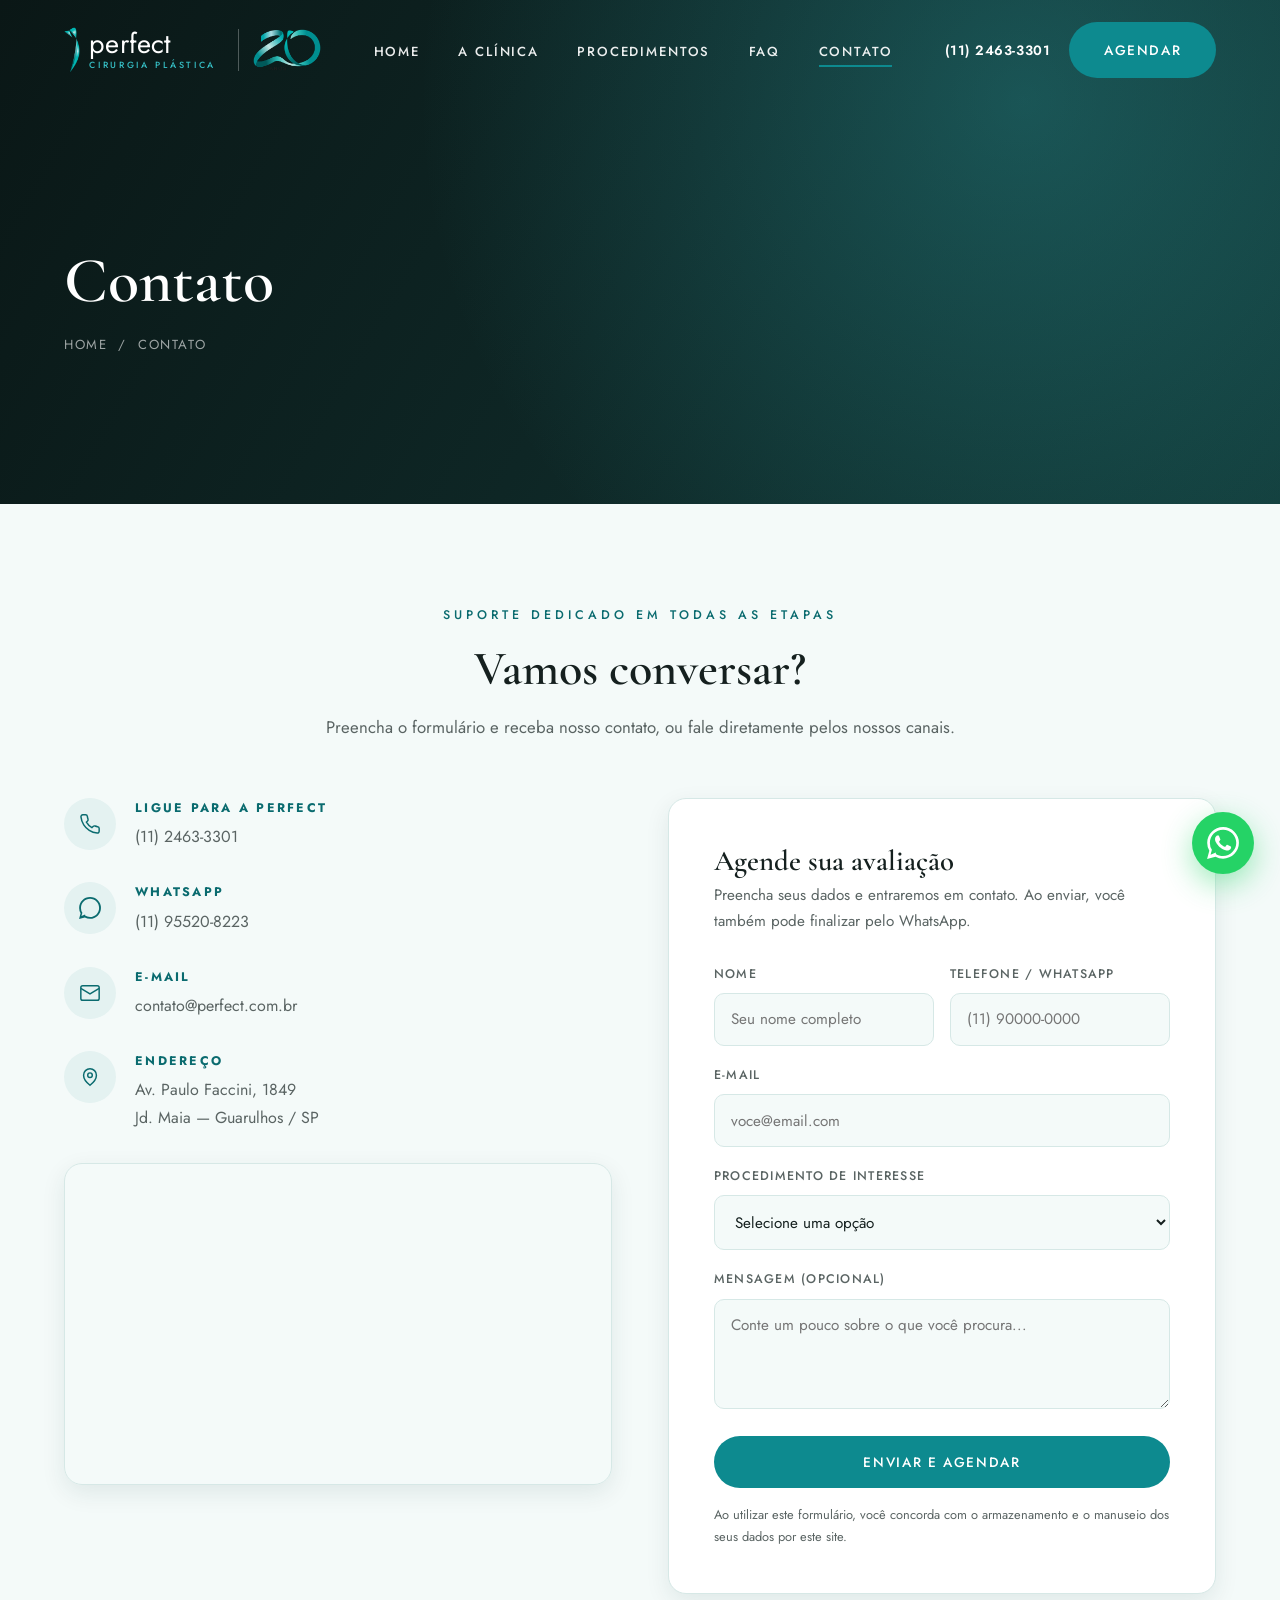
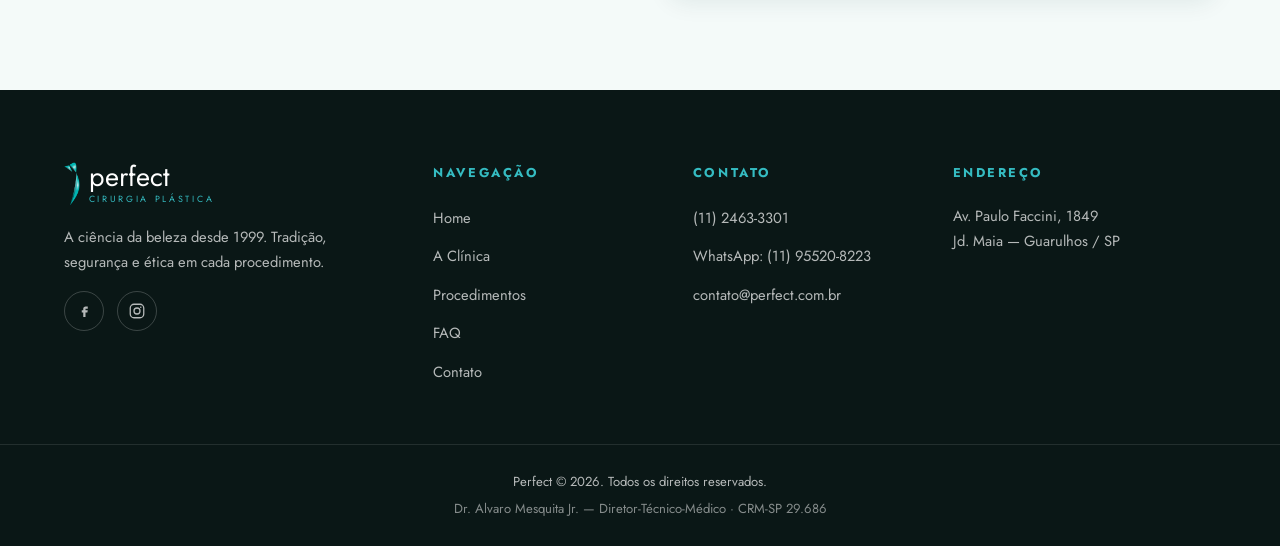
<file: contato.html>
<!DOCTYPE html>
<html lang="pt-BR">
<head>
<meta charset="UTF-8">
<meta name="viewport" content="width=device-width, initial-scale=1">
<title>Contato e Agendamento — Perfect Cirurgia Plástica</title>
<meta name="description" content="Agende sua avaliação na Perfect Cirurgia Plástica. Telefone, WhatsApp, e-mail e endereço em Guarulhos / SP.">
<link rel="preconnect" href="https://fonts.googleapis.com">
<link rel="preconnect" href="https://fonts.gstatic.com" crossorigin>
<link href="https://fonts.googleapis.com/css2?family=Cormorant+Garamond:ital,wght@0,500;0,600;0,700;1,500&family=Jost:wght@300;400;500;600&display=swap" rel="stylesheet">
<link rel="stylesheet" href="css/style.css">
</head>
<body>

<header class="header transparent">
  <div class="container nav">
    <a href="index.html" class="logo"><img class="logo-mark" src="img/marca.png" alt="Perfect Cirurgia Plástica"><span class="logo-text"><span class="name">perfect</span><span class="tag">Cirurgia Plástica</span></span><!-- SELO 20 ANOS (comemorativo) — para remover, apague esta linha e a <img> abaixo --><img class="seal-20" src="img/selo-20anos.png" alt="20 anos"></a>
    <ul class="menu">
      <li><a href="index.html">Home</a></li>
      <li><a href="a-clinica.html">A Clínica</a></li>
      <li><a href="procedimentos.html">Procedimentos</a></li>
      <li><a href="faq.html">FAQ</a></li>
      <li><a href="contato.html" class="active">Contato</a></li>
    </ul>
    <div class="nav-cta">
      <span class="nav-phone">(11) 2463-3301</span>
      <a href="#agendamento" class="btn btn-gold">Agendar</a>
      <button class="burger" aria-label="Menu"><span></span><span></span><span></span></button>
    </div>
  </div>
</header>

<div class="mobile-panel">
  <button class="mobile-close" aria-label="Fechar">&times;</button>
  <a href="index.html">Home</a><a href="a-clinica.html">A Clínica</a><a href="procedimentos.html">Procedimentos</a><a href="faq.html">FAQ</a><a href="contato.html">Contato</a>
</div>

<section class="banner">
  <div class="container banner-content">
    <h1 class="reveal">Contato</h1>
    <div class="crumbs reveal d1"><a href="index.html">Home</a> &nbsp;/&nbsp; Contato</div>
  </div>
</section>

<section class="section">
  <div class="container">
    <div class="section-head reveal">
      <span class="eyebrow">Suporte dedicado em todas as etapas</span>
      <h2>Vamos conversar?</h2>
      <p>Preencha o formulário e receba nosso contato, ou fale diretamente pelos nossos canais.</p>
    </div>

    <div class="contact-grid">
      <!-- INFO -->
      <div class="reveal">
        <div class="info-block">
          <div class="ic"><svg width="22" height="22" viewBox="0 0 24 24" fill="none" stroke="currentColor" stroke-width="1.6"><path d="M22 16.92v3a2 2 0 0 1-2.18 2 19.8 19.8 0 0 1-8.63-3.07 19.5 19.5 0 0 1-6-6 19.8 19.8 0 0 1-3.07-8.67A2 2 0 0 1 4.11 2h3a2 2 0 0 1 2 1.72c.13.96.36 1.9.7 2.81a2 2 0 0 1-.45 2.11L8.09 9.91a16 16 0 0 0 6 6l1.27-1.27a2 2 0 0 1 2.11-.45c.91.34 1.85.57 2.81.7A2 2 0 0 1 22 16.92z"/></svg></div>
          <div><h4>Ligue para a Perfect</h4><p><a href="tel:1124633301">(11) 2463-3301</a></p></div>
        </div>
        <div class="info-block">
          <div class="ic"><svg width="22" height="22" viewBox="0 0 24 24" fill="currentColor"><path d="M.057 24l1.687-6.163a11.867 11.867 0 0 1-1.587-5.946C.16 5.335 5.495 0 12.05 0a11.82 11.82 0 0 1 8.413 3.488 11.82 11.82 0 0 1 3.48 8.414c-.003 6.557-5.338 11.892-11.893 11.892a11.9 11.9 0 0 1-5.688-1.448L.057 24zm6.597-3.807c1.676.995 3.276 1.591 5.392 1.592 5.448 0 9.886-4.434 9.889-9.885.002-5.462-4.415-9.89-9.881-9.892-5.452 0-9.887 4.434-9.889 9.884a9.86 9.86 0 0 0 1.51 5.26l-.999 3.648 3.978-1.607z"/></svg></div>
          <div><h4>WhatsApp</h4><p><a href="https://wa.me/5511955208223" target="_blank">(11) 95520-8223</a></p></div>
        </div>
        <div class="info-block">
          <div class="ic"><svg width="22" height="22" viewBox="0 0 24 24" fill="none" stroke="currentColor" stroke-width="1.6"><rect x="2" y="4" width="20" height="16" rx="2"/><path d="m2 7 10 6 10-6"/></svg></div>
          <div><h4>E-mail</h4><p><a href="mailto:contato@perfect.com.br">contato@perfect.com.br</a></p></div>
        </div>
        <div class="info-block">
          <div class="ic"><svg width="22" height="22" viewBox="0 0 24 24" fill="none" stroke="currentColor" stroke-width="1.6"><path d="M12 21s-7-5.6-7-11a7 7 0 0 1 14 0c0 5.4-7 11-7 11z"/><circle cx="12" cy="10" r="2.5"/></svg></div>
          <div><h4>Endereço</h4><p>Av. Paulo Faccini, 1849<br>Jd. Maia — Guarulhos / SP</p></div>
        </div>

        <div class="map-wrap reveal">
          <iframe src="https://www.google.com/maps?q=Av.+Paulo+Faccini,+1849+-+Jardim+Maia,+Guarulhos+-+SP&output=embed" loading="lazy" referrerpolicy="no-referrer-when-downgrade" title="Mapa Perfect Cirurgia Plástica"></iframe>
        </div>
      </div>

      <!-- FORM -->
      <div class="form-card reveal d1" id="agendamento-card">
        <h3>Agende sua avaliação</h3>
        <p class="sub">Preencha seus dados e entraremos em contato. Ao enviar, você também pode finalizar pelo WhatsApp.</p>
        <form id="agendamento" novalidate>
          <div class="form-row">
            <div class="field">
              <label for="nome">Nome</label>
              <input type="text" id="nome" name="nome" placeholder="Seu nome completo" required>
            </div>
            <div class="field">
              <label for="telefone">Telefone / WhatsApp</label>
              <input type="tel" id="telefone" name="telefone" placeholder="(11) 90000-0000" required>
            </div>
          </div>
          <div class="field">
            <label for="email">E-mail</label>
            <input type="email" id="email" name="email" placeholder="voce@email.com">
          </div>
          <div class="field">
            <label for="procedimento">Procedimento de interesse</label>
            <select id="procedimento" name="procedimento">
              <option value="">Selecione uma opção</option>
              <optgroup label="Corpo">
                <option>Mamas — Aumento</option>
                <option>Mamas — Redução</option>
                <option>Mamas — Levantamento</option>
                <option>Abdômen</option>
                <option>Lipoaspiração</option>
                <option>Ginecomastia</option>
                <option>Cirurgia Íntima</option>
                <option>Culote</option>
                <option>Braços</option>
              </optgroup>
              <optgroup label="Face">
                <option>Nariz (Rinoplastia)</option>
                <option>Pálpebras (Blefaroplastia)</option>
                <option>Orelha (Otoplastia)</option>
                <option>Rosto (Lifting facial)</option>
                <option>Pescoço</option>
                <option>Ocidentalização dos Olhos</option>
                <option>Levantamento de Supercílios</option>
              </optgroup>
              <optgroup label="Outros">
                <option>Correção de Cicatrizes</option>
                <option>Ainda não sei / Quero orientação</option>
              </optgroup>
            </select>
          </div>
          <div class="field">
            <label for="mensagem">Mensagem (opcional)</label>
            <textarea id="mensagem" name="mensagem" placeholder="Conte um pouco sobre o que você procura..."></textarea>
          </div>
          <button type="submit" class="btn btn-gold" style="width:100%; justify-content:center">Enviar e Agendar</button>
          <div class="form-success">Obrigado! Recebemos seus dados. Estamos te encaminhando ao WhatsApp para finalizar o agendamento.</div>
          <p class="form-note">Ao utilizar este formulário, você concorda com o armazenamento e o manuseio dos seus dados por este site.</p>
        </form>
      </div>
    </div>
  </div>
</section>

<footer class="footer">
  <div class="container footer-grid">
    <div>
      <div class="footer-logo"><img class="logo-mark" src="img/marca.png" alt="Perfect Cirurgia Plástica"><span class="logo-text"><span class="name">perfect</span><span class="tag">Cirurgia Plástica</span></span></div>
      <p>A ciência da beleza desde 1999. Tradição, segurança e ética em cada procedimento.</p>
      <div class="socials">
        <a href="https://www.facebook.com/Perfect-Cirurgia-Plastica-362994167177237/" target="_blank" aria-label="Facebook"><svg width="18" height="18" viewBox="0 0 24 24" fill="currentColor"><path d="M14 9h3V6h-3c-1.7 0-3 1.3-3 3v2H9v3h2v6h3v-6h2.5l.5-3H14V9z"/></svg></a>
        <a href="https://www.instagram.com/perfectplastica/" target="_blank" aria-label="Instagram"><svg width="18" height="18" viewBox="0 0 24 24" fill="none" stroke="currentColor" stroke-width="1.7"><rect x="3" y="3" width="18" height="18" rx="5"/><circle cx="12" cy="12" r="4"/><circle cx="17" cy="7" r="1" fill="currentColor" stroke="none"/></svg></a>
      </div>
    </div>
    <div><h4>Navegação</h4><ul><li><a href="index.html">Home</a></li><li><a href="a-clinica.html">A Clínica</a></li><li><a href="procedimentos.html">Procedimentos</a></li><li><a href="faq.html">FAQ</a></li><li><a href="contato.html">Contato</a></li></ul></div>
    <div><h4>Contato</h4><ul><li><a href="tel:1124633301">(11) 2463-3301</a></li><li><a href="https://wa.me/5511955208223" target="_blank">WhatsApp: (11) 95520-8223</a></li><li><a href="mailto:contato@perfect.com.br">contato@perfect.com.br</a></li></ul></div>
    <div><h4>Endereço</h4><p>Av. Paulo Faccini, 1849<br>Jd. Maia — Guarulhos / SP</p></div>
  </div>
  <div class="footer-bottom"><div class="container"><span>Perfect © <span id="year">2026</span>. Todos os direitos reservados.</span><div class="crm">Dr. Alvaro Mesquita Jr. — Diretor-Técnico-Médico · CRM-SP 29.686</div></div></div>
</footer>

<!-- WHATSAPP FLOAT -->
<a href="https://wa.me/5511955208223" target="_blank" class="wpp-float" aria-label="WhatsApp">
  <svg viewBox="0 0 24 24" fill="currentColor"><path d="M.057 24l1.687-6.163a11.867 11.867 0 0 1-1.587-5.946C.16 5.335 5.495 0 12.05 0a11.82 11.82 0 0 1 8.413 3.488 11.82 11.82 0 0 1 3.48 8.414c-.003 6.557-5.338 11.892-11.893 11.892a11.9 11.9 0 0 1-5.688-1.448L.057 24zm6.597-3.807c1.676.995 3.276 1.591 5.392 1.592 5.448 0 9.886-4.434 9.889-9.885.002-5.462-4.415-9.89-9.881-9.892-5.452 0-9.887 4.434-9.889 9.884a9.86 9.86 0 0 0 1.51 5.26l-.999 3.648 3.978-1.607zm11.387-5.464c-.074-.124-.272-.198-.57-.347-.297-.149-1.758-.868-2.031-.967-.272-.099-.47-.149-.669.149-.198.297-.768.967-.941 1.165-.173.198-.347.223-.644.074-.297-.149-1.255-.462-2.39-1.475-.883-.788-1.48-1.761-1.653-2.059-.173-.297-.018-.458.13-.606.134-.133.297-.347.446-.521.151-.172.2-.296.3-.495.099-.198.05-.372-.025-.521-.075-.148-.669-1.611-.916-2.206-.242-.579-.487-.501-.669-.51l-.57-.01c-.198 0-.52.074-.792.372s-1.04 1.016-1.04 2.479 1.065 2.876 1.213 3.074c.149.198 2.095 3.2 5.076 4.487.709.306 1.263.489 1.694.626.712.226 1.36.194 1.872.118.571-.085 1.758-.719 2.006-1.413.248-.694.248-1.289.173-1.413z"/></svg>
</a>

<script src="js/script.js"></script>
</body>
</html>
</file>
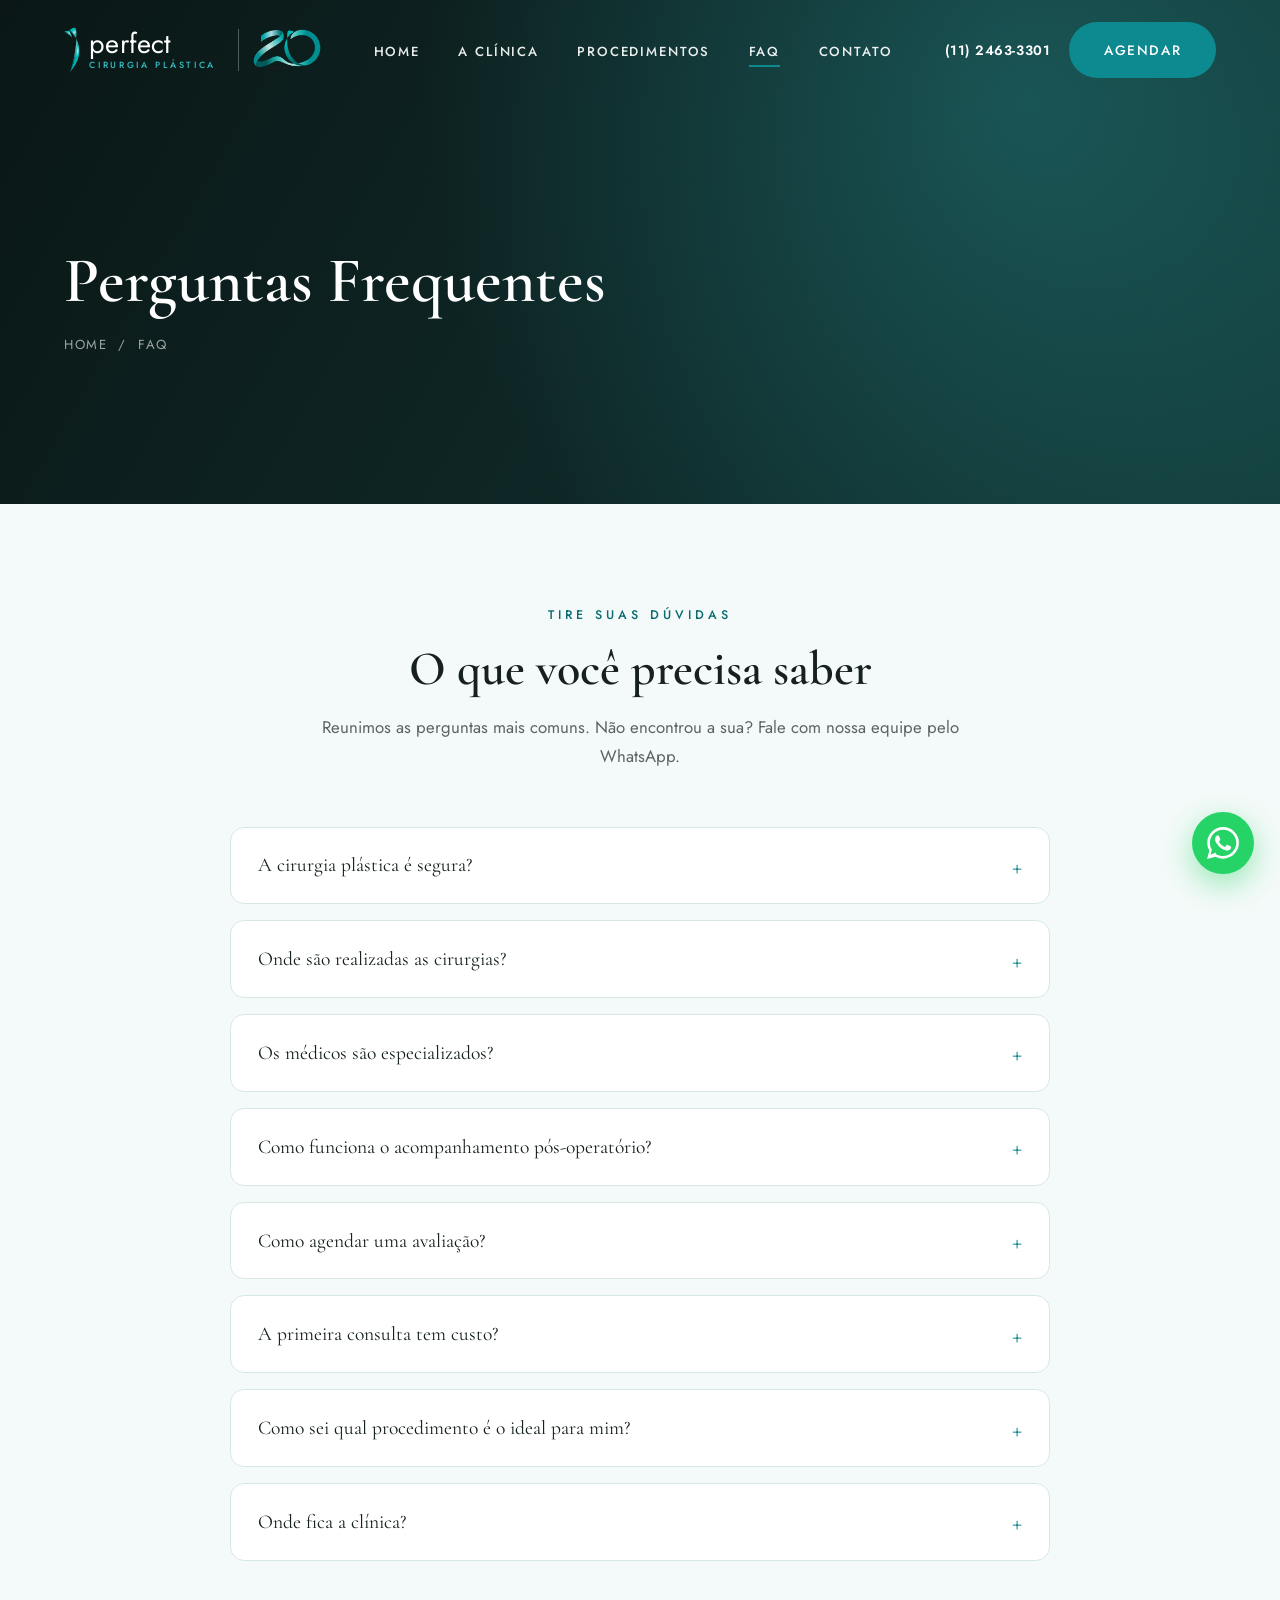
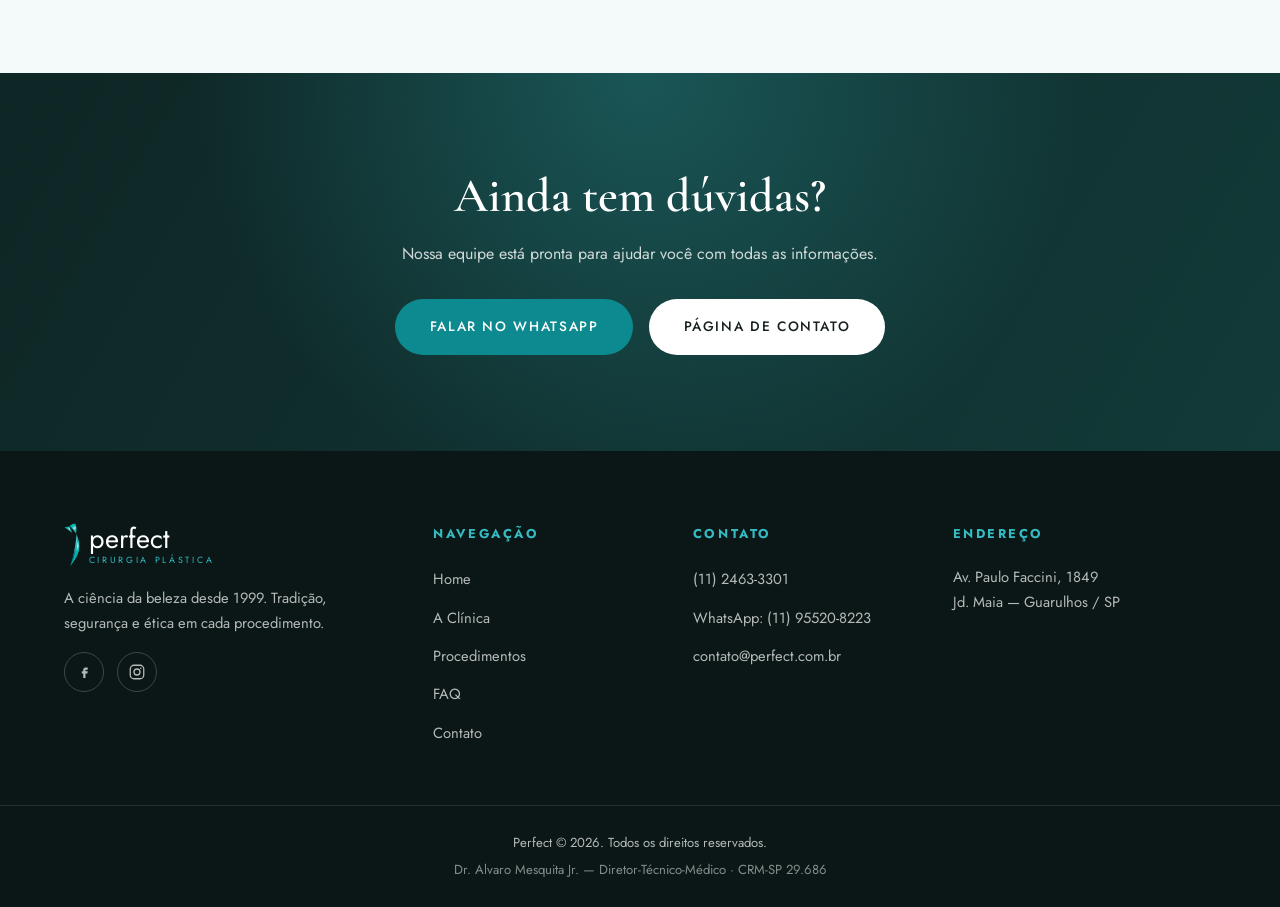
<file: faq.html>
<!DOCTYPE html>
<html lang="pt-BR">
<head>
<meta charset="UTF-8">
<meta name="viewport" content="width=device-width, initial-scale=1">
<title>Perguntas Frequentes — Perfect Cirurgia Plástica</title>
<meta name="description" content="Tire suas dúvidas sobre cirurgia plástica na Clínica Perfect: segurança, recuperação, acompanhamento pós-operatório e agendamento.">
<link rel="preconnect" href="https://fonts.googleapis.com">
<link rel="preconnect" href="https://fonts.gstatic.com" crossorigin>
<link href="https://fonts.googleapis.com/css2?family=Cormorant+Garamond:ital,wght@0,500;0,600;0,700;1,500&family=Jost:wght@300;400;500;600&display=swap" rel="stylesheet">
<link rel="stylesheet" href="css/style.css">
</head>
<body>

<header class="header transparent">
  <div class="container nav">
    <a href="index.html" class="logo"><img class="logo-mark" src="img/marca.png" alt="Perfect Cirurgia Plástica"><span class="logo-text"><span class="name">perfect</span><span class="tag">Cirurgia Plástica</span></span><!-- SELO 20 ANOS (comemorativo) — para remover, apague esta linha e a <img> abaixo --><img class="seal-20" src="img/selo-20anos.png" alt="20 anos"></a>
    <ul class="menu">
      <li><a href="index.html">Home</a></li>
      <li><a href="a-clinica.html">A Clínica</a></li>
      <li><a href="procedimentos.html">Procedimentos</a></li>
      <li><a href="faq.html" class="active">FAQ</a></li>
      <li><a href="contato.html">Contato</a></li>
    </ul>
    <div class="nav-cta">
      <span class="nav-phone">(11) 2463-3301</span>
      <a href="contato.html" class="btn btn-gold">Agendar</a>
      <button class="burger" aria-label="Menu"><span></span><span></span><span></span></button>
    </div>
  </div>
</header>

<div class="mobile-panel">
  <button class="mobile-close" aria-label="Fechar">&times;</button>
  <a href="index.html">Home</a><a href="a-clinica.html">A Clínica</a><a href="procedimentos.html">Procedimentos</a><a href="faq.html">FAQ</a><a href="contato.html">Contato</a>
</div>

<section class="banner">
  <div class="container banner-content">
    <h1 class="reveal">Perguntas Frequentes</h1>
    <div class="crumbs reveal d1"><a href="index.html">Home</a> &nbsp;/&nbsp; FAQ</div>
  </div>
</section>

<section class="section">
  <div class="container">
    <div class="section-head reveal">
      <span class="eyebrow">Tire suas dúvidas</span>
      <h2>O que você precisa saber</h2>
      <p>Reunimos as perguntas mais comuns. Não encontrou a sua? Fale com nossa equipe pelo WhatsApp.</p>
    </div>

    <div class="faq-list">
      <div class="faq-item reveal">
        <button class="faq-q">A cirurgia plástica é segura? <span class="sign">+</span></button>
        <div class="faq-a"><p>Todo procedimento cirúrgico envolve algum risco, mas o da cirurgia plástica é menor se comparado a outras especialidades, pois atua apenas em tecidos superficiais. Na Perfect, todas as cirurgias são realizadas somente em hospitais aprovados pelos órgãos competentes, com equipe de anestesistas especializados e UTI para suporte a emergências.</p></div>
      </div>
      <div class="faq-item reveal">
        <button class="faq-q">Onde são realizadas as cirurgias? <span class="sign">+</span></button>
        <div class="faq-a"><p>Exclusivamente em hospitais totalmente equipados e aprovados pelo Conselho Regional de Medicina e pela Vigilância Sanitária. Nunca realizamos cirurgias em consultório, garantindo o máximo índice de segurança.</p></div>
      </div>
      <div class="faq-item reveal">
        <button class="faq-q">Os médicos são especializados? <span class="sign">+</span></button>
        <div class="faq-a"><p>Sim. Todos os cirurgiões da Perfect são membros da Sociedade Brasileira de Cirurgia Plástica (SBCP) e passaram por um rigoroso processo de seleção do nosso corpo clínico, que avalia formação, experiência, ética e resultados cirúrgicos.</p></div>
      </div>
      <div class="faq-item reveal">
        <button class="faq-q">Como funciona o acompanhamento pós-operatório? <span class="sign">+</span></button>
        <div class="faq-a"><p>A excelência do atendimento vai além da cirurgia. Seu médico irá acompanhá-lo por até 1 ano, com todas as consultas necessárias para uma recuperação adequada — sem custos adicionais.</p></div>
      </div>
      <div class="faq-item reveal">
        <button class="faq-q">Como agendar uma avaliação? <span class="sign">+</span></button>
        <div class="faq-a"><p>É simples: ligue para (11) 2463-3301, chame no WhatsApp (11) 95520-8223 ou preencha o formulário na página de contato. Nossa equipe retornará para encontrar o melhor horário para você.</p></div>
      </div>
      <div class="faq-item reveal">
        <button class="faq-q">A primeira consulta tem custo? <span class="sign">+</span></button>
        <div class="faq-a"><p>Os valores e condições são informados pela nossa equipe no momento do agendamento, pois variam conforme o procedimento de interesse. Entre em contato para receber todas as orientações.</p></div>
      </div>
      <div class="faq-item reveal">
        <button class="faq-q">Como sei qual procedimento é o ideal para mim? <span class="sign">+</span></button>
        <div class="faq-a"><p>A indicação depende sempre de uma avaliação médica individual. Na consulta, o cirurgião analisa o seu caso, ouve seus objetivos e orienta sobre as melhores opções, riscos e expectativas realistas de resultado.</p></div>
      </div>
      <div class="faq-item reveal">
        <button class="faq-q">Onde fica a clínica? <span class="sign">+</span></button>
        <div class="faq-a"><p>Estamos na Av. Paulo Faccini, 1849 — Jd. Maia, Guarulhos / SP, em localização estratégica e de fácil acesso. Veja o mapa na página de contato.</p></div>
      </div>
    </div>
  </div>
</section>

<section class="section cta-band">
  <div class="container">
    <h2 class="reveal">Ainda tem dúvidas?</h2>
    <p class="reveal d1">Nossa equipe está pronta para ajudar você com todas as informações.</p>
    <div class="reveal d2" style="display:flex; gap:1rem; justify-content:center; flex-wrap:wrap">
      <a href="https://wa.me/5511955208223" target="_blank" class="btn btn-gold">Falar no WhatsApp</a>
      <a href="contato.html" class="btn btn-light">Página de Contato</a>
    </div>
  </div>
</section>

<footer class="footer">
  <div class="container footer-grid">
    <div>
      <div class="footer-logo"><img class="logo-mark" src="img/marca.png" alt="Perfect Cirurgia Plástica"><span class="logo-text"><span class="name">perfect</span><span class="tag">Cirurgia Plástica</span></span></div>
      <p>A ciência da beleza desde 1999. Tradição, segurança e ética em cada procedimento.</p>
      <div class="socials">
        <a href="https://www.facebook.com/Perfect-Cirurgia-Plastica-362994167177237/" target="_blank" aria-label="Facebook"><svg width="18" height="18" viewBox="0 0 24 24" fill="currentColor"><path d="M14 9h3V6h-3c-1.7 0-3 1.3-3 3v2H9v3h2v6h3v-6h2.5l.5-3H14V9z"/></svg></a>
        <a href="https://www.instagram.com/perfectplastica/" target="_blank" aria-label="Instagram"><svg width="18" height="18" viewBox="0 0 24 24" fill="none" stroke="currentColor" stroke-width="1.7"><rect x="3" y="3" width="18" height="18" rx="5"/><circle cx="12" cy="12" r="4"/><circle cx="17" cy="7" r="1" fill="currentColor" stroke="none"/></svg></a>
      </div>
    </div>
    <div><h4>Navegação</h4><ul><li><a href="index.html">Home</a></li><li><a href="a-clinica.html">A Clínica</a></li><li><a href="procedimentos.html">Procedimentos</a></li><li><a href="faq.html">FAQ</a></li><li><a href="contato.html">Contato</a></li></ul></div>
    <div><h4>Contato</h4><ul><li><a href="tel:1124633301">(11) 2463-3301</a></li><li><a href="https://wa.me/5511955208223" target="_blank">WhatsApp: (11) 95520-8223</a></li><li><a href="mailto:contato@perfect.com.br">contato@perfect.com.br</a></li></ul></div>
    <div><h4>Endereço</h4><p>Av. Paulo Faccini, 1849<br>Jd. Maia — Guarulhos / SP</p></div>
  </div>
  <div class="footer-bottom"><div class="container"><span>Perfect © <span id="year">2026</span>. Todos os direitos reservados.</span><div class="crm">Dr. Alvaro Mesquita Jr. — Diretor-Técnico-Médico · CRM-SP 29.686</div></div></div>
</footer>

<!-- WHATSAPP FLOAT -->
<a href="https://wa.me/5511955208223" target="_blank" class="wpp-float" aria-label="WhatsApp">
  <svg viewBox="0 0 24 24" fill="currentColor"><path d="M.057 24l1.687-6.163a11.867 11.867 0 0 1-1.587-5.946C.16 5.335 5.495 0 12.05 0a11.82 11.82 0 0 1 8.413 3.488 11.82 11.82 0 0 1 3.48 8.414c-.003 6.557-5.338 11.892-11.893 11.892a11.9 11.9 0 0 1-5.688-1.448L.057 24zm6.597-3.807c1.676.995 3.276 1.591 5.392 1.592 5.448 0 9.886-4.434 9.889-9.885.002-5.462-4.415-9.89-9.881-9.892-5.452 0-9.887 4.434-9.889 9.884a9.86 9.86 0 0 0 1.51 5.26l-.999 3.648 3.978-1.607zm11.387-5.464c-.074-.124-.272-.198-.57-.347-.297-.149-1.758-.868-2.031-.967-.272-.099-.47-.149-.669.149-.198.297-.768.967-.941 1.165-.173.198-.347.223-.644.074-.297-.149-1.255-.462-2.39-1.475-.883-.788-1.48-1.761-1.653-2.059-.173-.297-.018-.458.13-.606.134-.133.297-.347.446-.521.151-.172.2-.296.3-.495.099-.198.05-.372-.025-.521-.075-.148-.669-1.611-.916-2.206-.242-.579-.487-.501-.669-.51l-.57-.01c-.198 0-.52.074-.792.372s-1.04 1.016-1.04 2.479 1.065 2.876 1.213 3.074c.149.198 2.095 3.2 5.076 4.487.709.306 1.263.489 1.694.626.712.226 1.36.194 1.872.118.571-.085 1.758-.719 2.006-1.413.248-.694.248-1.289.173-1.413z"/></svg>
</a>

<script src="js/script.js"></script>
</body>
</html>
</file>
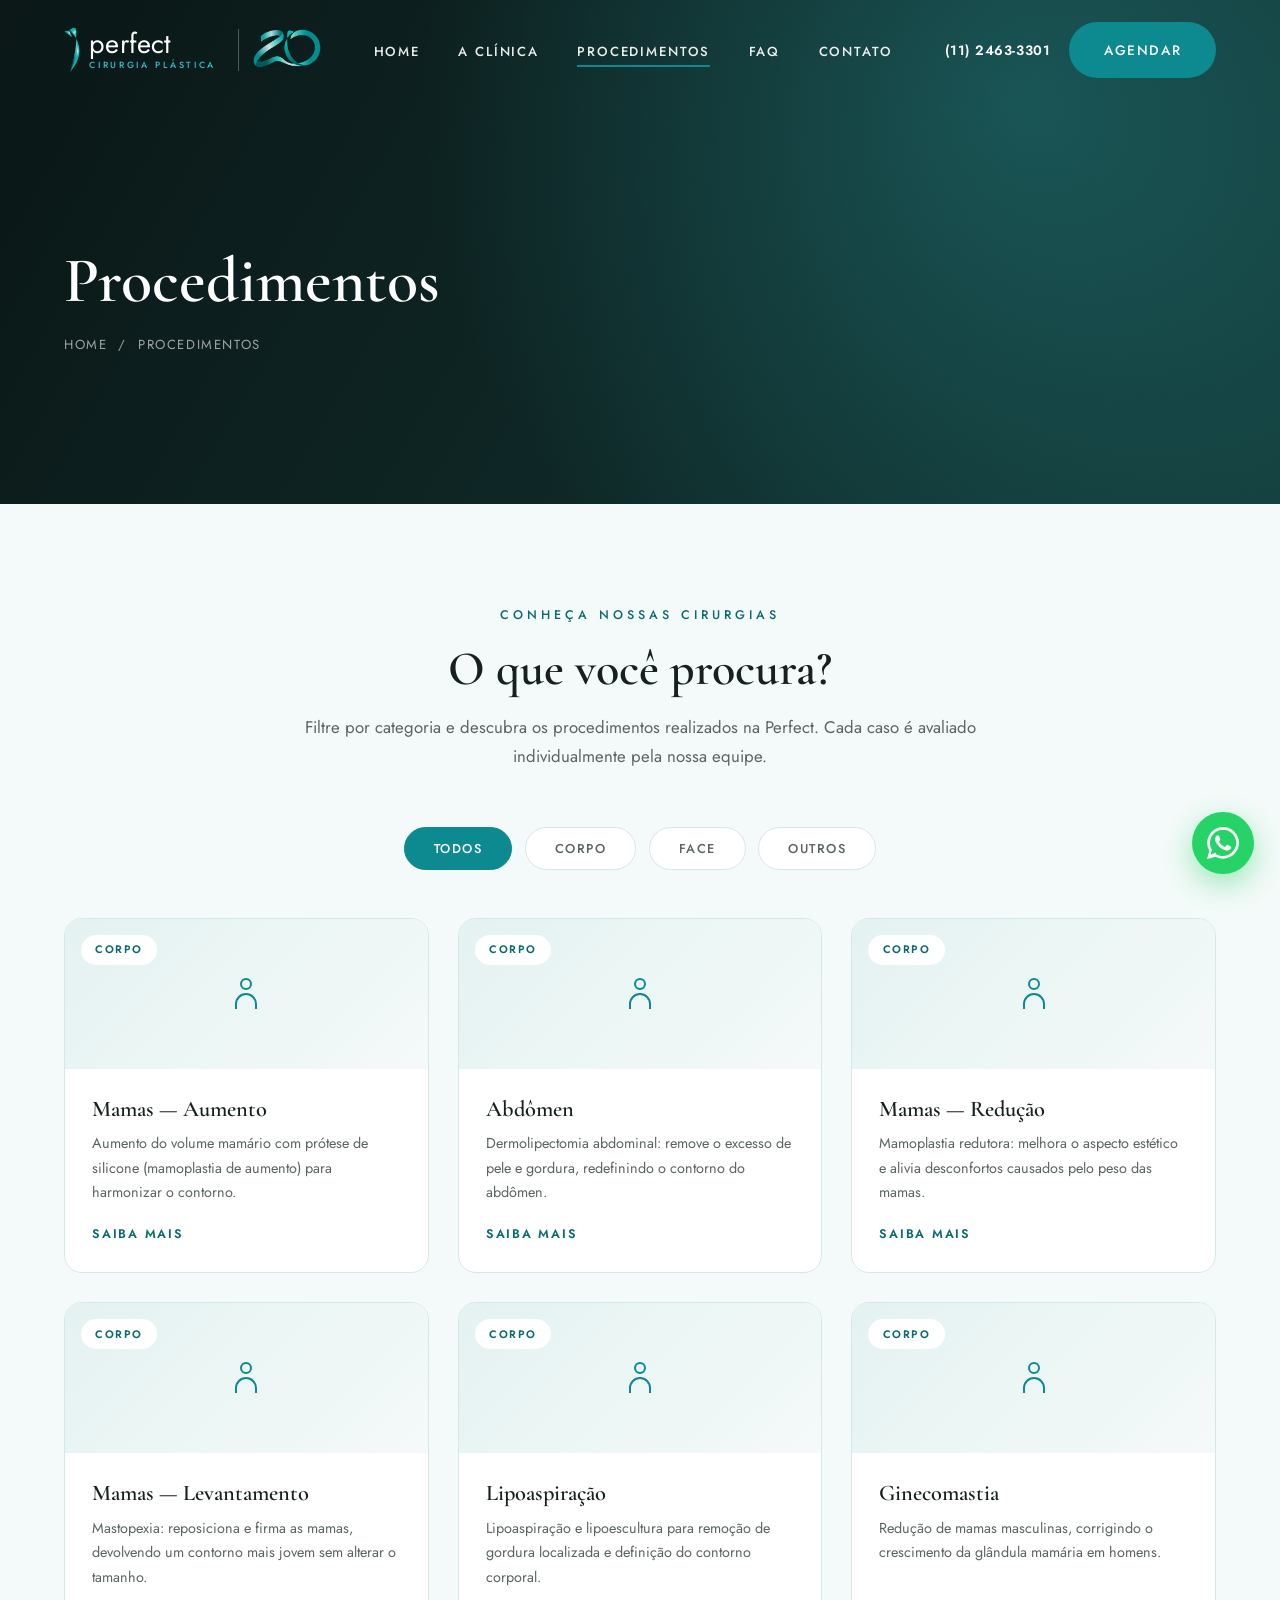
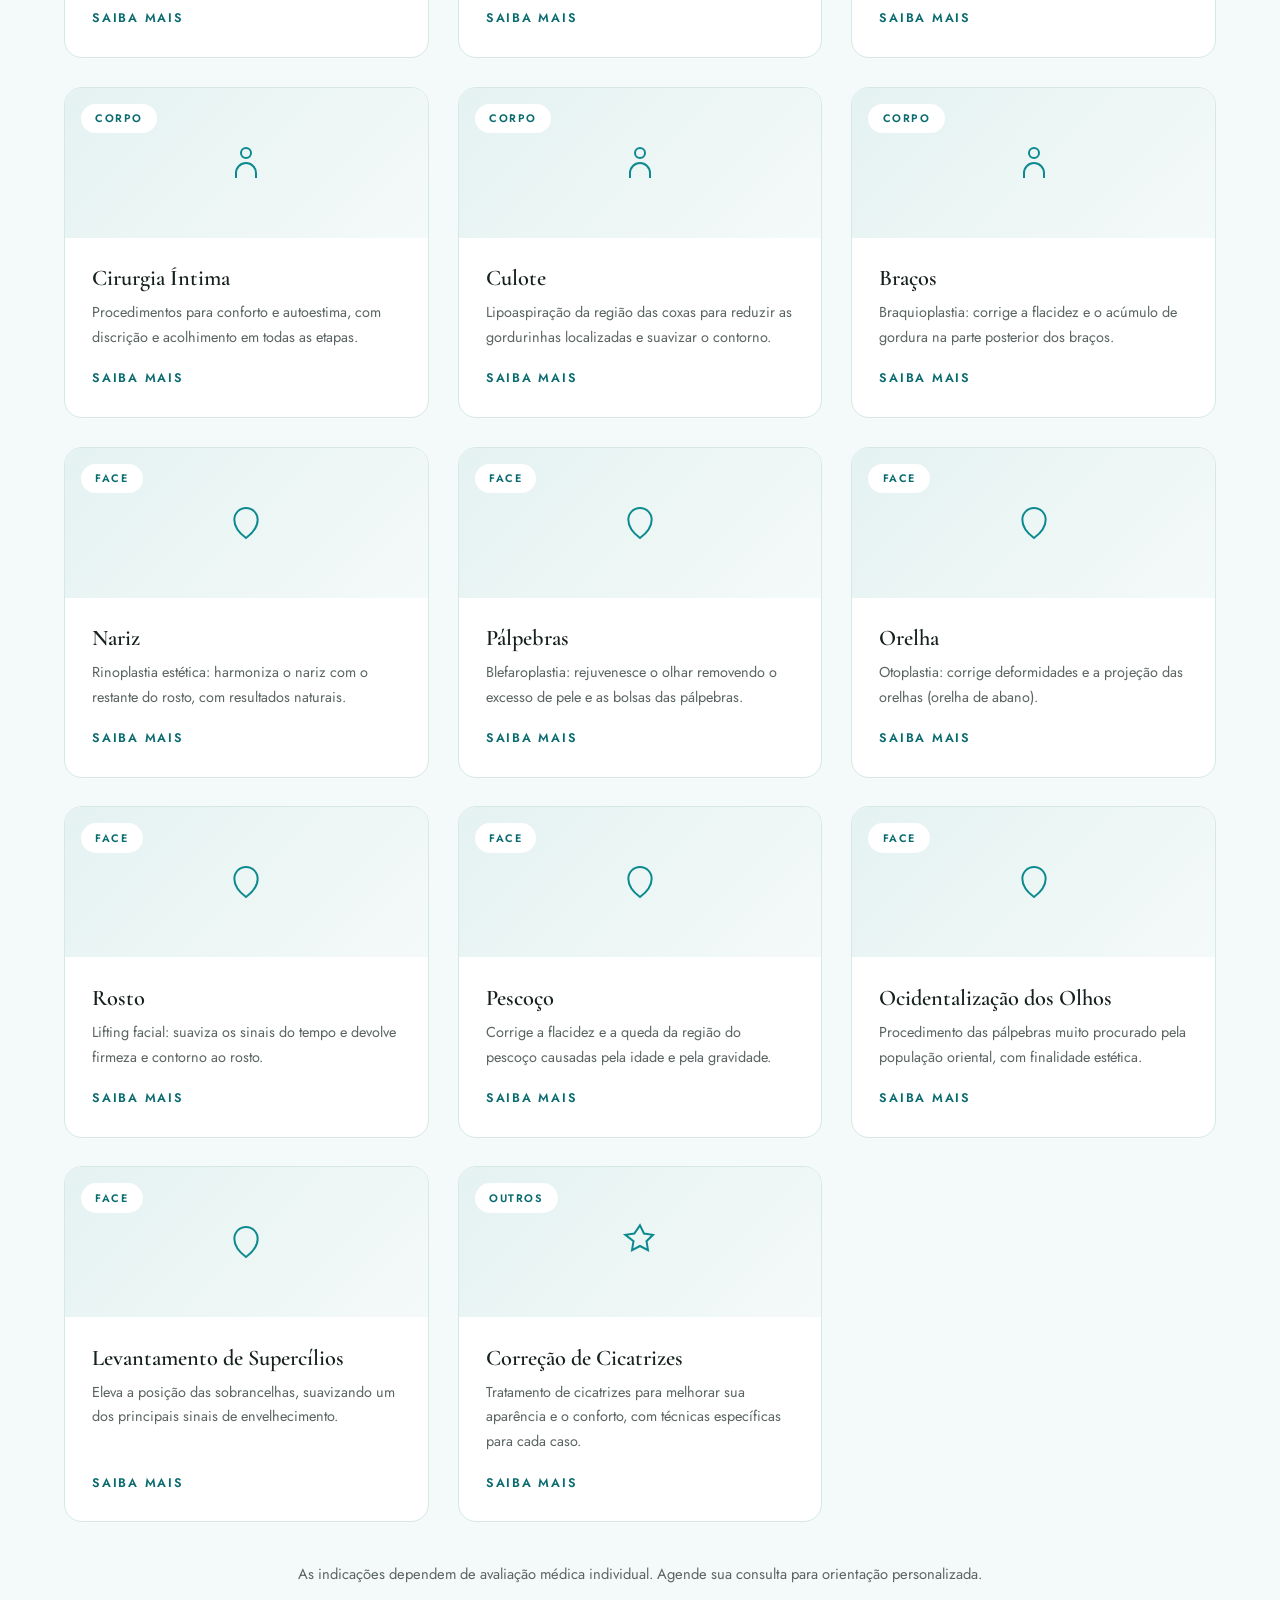
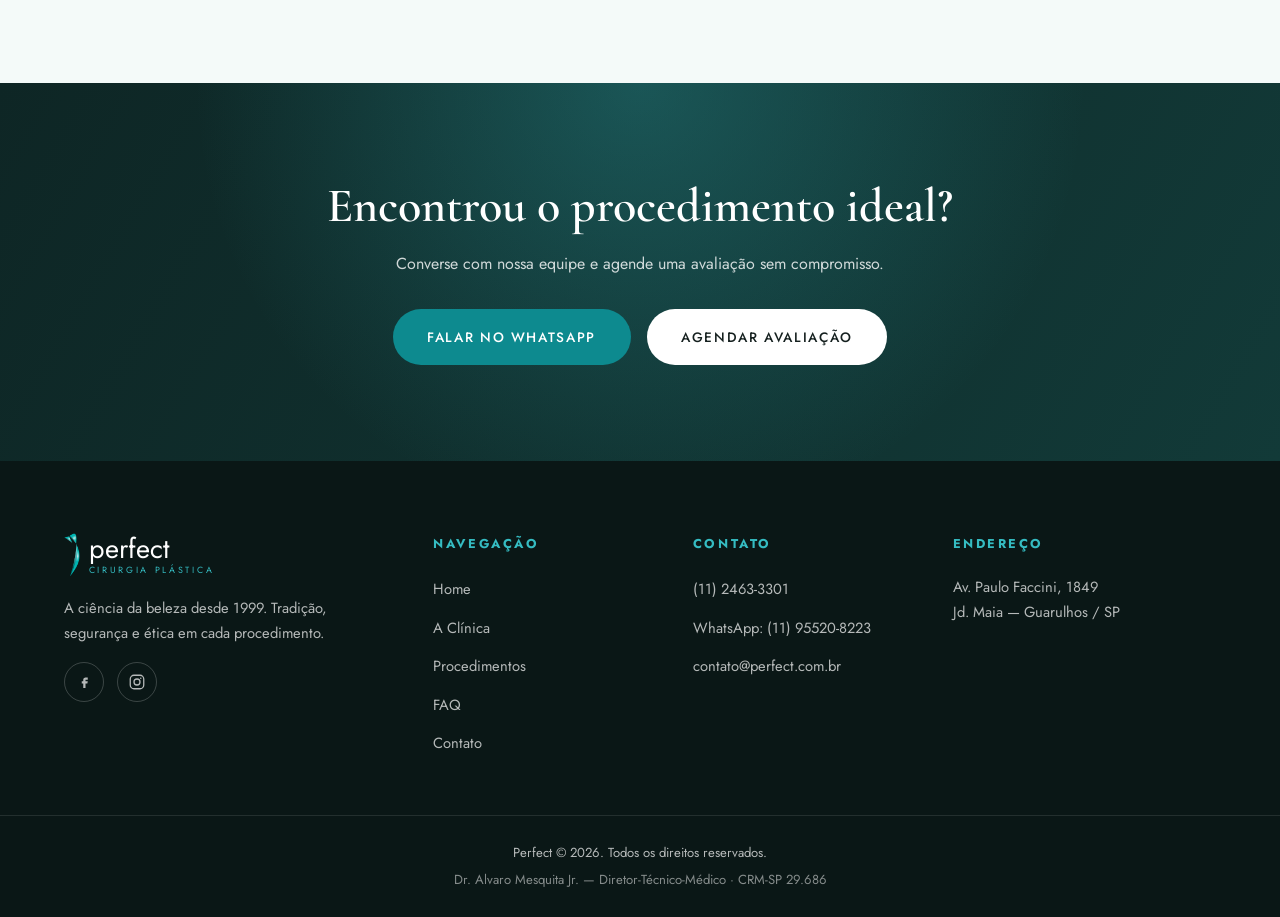
<file: procedimentos.html>
<!DOCTYPE html>
<html lang="pt-BR">
<head>
<meta charset="UTF-8">
<meta name="viewport" content="width=device-width, initial-scale=1">
<title>Procedimentos — Perfect Cirurgia Plástica</title>
<meta name="description" content="Conheça os procedimentos da Perfect Cirurgia Plástica: corpo, face e outros. Lipoaspiração, mamas, rinoplastia, lifting facial e muito mais.">
<link rel="preconnect" href="https://fonts.googleapis.com">
<link rel="preconnect" href="https://fonts.gstatic.com" crossorigin>
<link href="https://fonts.googleapis.com/css2?family=Cormorant+Garamond:ital,wght@0,500;0,600;0,700;1,500&family=Jost:wght@300;400;500;600&display=swap" rel="stylesheet">
<link rel="stylesheet" href="css/style.css">
</head>
<body>

<header class="header transparent">
  <div class="container nav">
    <a href="index.html" class="logo"><img class="logo-mark" src="img/marca.png" alt="Perfect Cirurgia Plástica"><span class="logo-text"><span class="name">perfect</span><span class="tag">Cirurgia Plástica</span></span><!-- SELO 20 ANOS (comemorativo) — para remover, apague esta linha e a <img> abaixo --><img class="seal-20" src="img/selo-20anos.png" alt="20 anos"></a>
    <ul class="menu">
      <li><a href="index.html">Home</a></li>
      <li><a href="a-clinica.html">A Clínica</a></li>
      <li><a href="procedimentos.html" class="active">Procedimentos</a></li>
      <li><a href="faq.html">FAQ</a></li>
      <li><a href="contato.html">Contato</a></li>
    </ul>
    <div class="nav-cta">
      <span class="nav-phone">(11) 2463-3301</span>
      <a href="contato.html" class="btn btn-gold">Agendar</a>
      <button class="burger" aria-label="Menu"><span></span><span></span><span></span></button>
    </div>
  </div>
</header>

<div class="mobile-panel">
  <button class="mobile-close" aria-label="Fechar">&times;</button>
  <a href="index.html">Home</a><a href="a-clinica.html">A Clínica</a><a href="procedimentos.html">Procedimentos</a><a href="faq.html">FAQ</a><a href="contato.html">Contato</a>
</div>

<section class="banner">
  <div class="container banner-content">
    <h1 class="reveal">Procedimentos</h1>
    <div class="crumbs reveal d1"><a href="index.html">Home</a> &nbsp;/&nbsp; Procedimentos</div>
  </div>
</section>

<section class="section">
  <div class="container">
    <div class="section-head reveal">
      <span class="eyebrow">Conheça nossas cirurgias</span>
      <h2>O que você procura?</h2>
      <p>Filtre por categoria e descubra os procedimentos realizados na Perfect. Cada caso é avaliado individualmente pela nossa equipe.</p>
    </div>

    <div class="filters reveal">
      <button class="filter-btn active" data-filter="all">Todos</button>
      <button class="filter-btn" data-filter="corpo">Corpo</button>
      <button class="filter-btn" data-filter="face">Face</button>
      <button class="filter-btn" data-filter="outros">Outros</button>
    </div>

    <div class="proc-grid">
      <!-- CORPO -->
      <article class="proc-card reveal" data-cat="corpo" id="corpo">
        <div class="top"><span class="tag">Corpo</span><svg width="40" height="40" viewBox="0 0 24 24" fill="none" stroke="currentColor" stroke-width="1.2"><circle cx="12" cy="6" r="3"/><path d="M6 21v-3a6 6 0 0 1 12 0v3"/></svg></div>
        <div class="body"><h3>Mamas — Aumento</h3><p>Aumento do volume mamário com prótese de silicone (mamoplastia de aumento) para harmonizar o contorno.</p><span class="more">Saiba mais</span></div>
      </article>
      <article class="proc-card reveal d1" data-cat="corpo">
        <div class="top"><span class="tag">Corpo</span><svg width="40" height="40" viewBox="0 0 24 24" fill="none" stroke="currentColor" stroke-width="1.2"><circle cx="12" cy="6" r="3"/><path d="M6 21v-3a6 6 0 0 1 12 0v3"/></svg></div>
        <div class="body"><h3>Abdômen</h3><p>Dermolipectomia abdominal: remove o excesso de pele e gordura, redefinindo o contorno do abdômen.</p><span class="more">Saiba mais</span></div>
      </article>
      <article class="proc-card reveal d2" data-cat="corpo">
        <div class="top"><span class="tag">Corpo</span><svg width="40" height="40" viewBox="0 0 24 24" fill="none" stroke="currentColor" stroke-width="1.2"><circle cx="12" cy="6" r="3"/><path d="M6 21v-3a6 6 0 0 1 12 0v3"/></svg></div>
        <div class="body"><h3>Mamas — Redução</h3><p>Mamoplastia redutora: melhora o aspecto estético e alivia desconfortos causados pelo peso das mamas.</p><span class="more">Saiba mais</span></div>
      </article>
      <article class="proc-card reveal" data-cat="corpo">
        <div class="top"><span class="tag">Corpo</span><svg width="40" height="40" viewBox="0 0 24 24" fill="none" stroke="currentColor" stroke-width="1.2"><circle cx="12" cy="6" r="3"/><path d="M6 21v-3a6 6 0 0 1 12 0v3"/></svg></div>
        <div class="body"><h3>Mamas — Levantamento</h3><p>Mastopexia: reposiciona e firma as mamas, devolvendo um contorno mais jovem sem alterar o tamanho.</p><span class="more">Saiba mais</span></div>
      </article>
      <article class="proc-card reveal d1" data-cat="corpo">
        <div class="top"><span class="tag">Corpo</span><svg width="40" height="40" viewBox="0 0 24 24" fill="none" stroke="currentColor" stroke-width="1.2"><circle cx="12" cy="6" r="3"/><path d="M6 21v-3a6 6 0 0 1 12 0v3"/></svg></div>
        <div class="body"><h3>Lipoaspiração</h3><p>Lipoaspiração e lipoescultura para remoção de gordura localizada e definição do contorno corporal.</p><span class="more">Saiba mais</span></div>
      </article>
      <article class="proc-card reveal d2" data-cat="corpo">
        <div class="top"><span class="tag">Corpo</span><svg width="40" height="40" viewBox="0 0 24 24" fill="none" stroke="currentColor" stroke-width="1.2"><circle cx="12" cy="6" r="3"/><path d="M6 21v-3a6 6 0 0 1 12 0v3"/></svg></div>
        <div class="body"><h3>Ginecomastia</h3><p>Redução de mamas masculinas, corrigindo o crescimento da glândula mamária em homens.</p><span class="more">Saiba mais</span></div>
      </article>
      <article class="proc-card reveal" data-cat="corpo">
        <div class="top"><span class="tag">Corpo</span><svg width="40" height="40" viewBox="0 0 24 24" fill="none" stroke="currentColor" stroke-width="1.2"><circle cx="12" cy="6" r="3"/><path d="M6 21v-3a6 6 0 0 1 12 0v3"/></svg></div>
        <div class="body"><h3>Cirurgia Íntima</h3><p>Procedimentos para conforto e autoestima, com discrição e acolhimento em todas as etapas.</p><span class="more">Saiba mais</span></div>
      </article>
      <article class="proc-card reveal d1" data-cat="corpo">
        <div class="top"><span class="tag">Corpo</span><svg width="40" height="40" viewBox="0 0 24 24" fill="none" stroke="currentColor" stroke-width="1.2"><circle cx="12" cy="6" r="3"/><path d="M6 21v-3a6 6 0 0 1 12 0v3"/></svg></div>
        <div class="body"><h3>Culote</h3><p>Lipoaspiração da região das coxas para reduzir as gordurinhas localizadas e suavizar o contorno.</p><span class="more">Saiba mais</span></div>
      </article>
      <article class="proc-card reveal d2" data-cat="corpo">
        <div class="top"><span class="tag">Corpo</span><svg width="40" height="40" viewBox="0 0 24 24" fill="none" stroke="currentColor" stroke-width="1.2"><circle cx="12" cy="6" r="3"/><path d="M6 21v-3a6 6 0 0 1 12 0v3"/></svg></div>
        <div class="body"><h3>Braços</h3><p>Braquioplastia: corrige a flacidez e o acúmulo de gordura na parte posterior dos braços.</p><span class="more">Saiba mais</span></div>
      </article>

      <!-- FACE -->
      <article class="proc-card reveal" data-cat="face" id="face">
        <div class="top"><span class="tag">Face</span><svg width="40" height="40" viewBox="0 0 24 24" fill="none" stroke="currentColor" stroke-width="1.2"><path d="M12 3a7 7 0 0 0-7 7c0 4 3 8 7 11 4-3 7-7 7-11a7 7 0 0 0-7-7z"/></svg></div>
        <div class="body"><h3>Nariz</h3><p>Rinoplastia estética: harmoniza o nariz com o restante do rosto, com resultados naturais.</p><span class="more">Saiba mais</span></div>
      </article>
      <article class="proc-card reveal d1" data-cat="face">
        <div class="top"><span class="tag">Face</span><svg width="40" height="40" viewBox="0 0 24 24" fill="none" stroke="currentColor" stroke-width="1.2"><path d="M12 3a7 7 0 0 0-7 7c0 4 3 8 7 11 4-3 7-7 7-11a7 7 0 0 0-7-7z"/></svg></div>
        <div class="body"><h3>Pálpebras</h3><p>Blefaroplastia: rejuvenesce o olhar removendo o excesso de pele e as bolsas das pálpebras.</p><span class="more">Saiba mais</span></div>
      </article>
      <article class="proc-card reveal d2" data-cat="face">
        <div class="top"><span class="tag">Face</span><svg width="40" height="40" viewBox="0 0 24 24" fill="none" stroke="currentColor" stroke-width="1.2"><path d="M12 3a7 7 0 0 0-7 7c0 4 3 8 7 11 4-3 7-7 7-11a7 7 0 0 0-7-7z"/></svg></div>
        <div class="body"><h3>Orelha</h3><p>Otoplastia: corrige deformidades e a projeção das orelhas (orelha de abano).</p><span class="more">Saiba mais</span></div>
      </article>
      <article class="proc-card reveal" data-cat="face">
        <div class="top"><span class="tag">Face</span><svg width="40" height="40" viewBox="0 0 24 24" fill="none" stroke="currentColor" stroke-width="1.2"><path d="M12 3a7 7 0 0 0-7 7c0 4 3 8 7 11 4-3 7-7 7-11a7 7 0 0 0-7-7z"/></svg></div>
        <div class="body"><h3>Rosto</h3><p>Lifting facial: suaviza os sinais do tempo e devolve firmeza e contorno ao rosto.</p><span class="more">Saiba mais</span></div>
      </article>
      <article class="proc-card reveal d1" data-cat="face">
        <div class="top"><span class="tag">Face</span><svg width="40" height="40" viewBox="0 0 24 24" fill="none" stroke="currentColor" stroke-width="1.2"><path d="M12 3a7 7 0 0 0-7 7c0 4 3 8 7 11 4-3 7-7 7-11a7 7 0 0 0-7-7z"/></svg></div>
        <div class="body"><h3>Pescoço</h3><p>Corrige a flacidez e a queda da região do pescoço causadas pela idade e pela gravidade.</p><span class="more">Saiba mais</span></div>
      </article>
      <article class="proc-card reveal d2" data-cat="face">
        <div class="top"><span class="tag">Face</span><svg width="40" height="40" viewBox="0 0 24 24" fill="none" stroke="currentColor" stroke-width="1.2"><path d="M12 3a7 7 0 0 0-7 7c0 4 3 8 7 11 4-3 7-7 7-11a7 7 0 0 0-7-7z"/></svg></div>
        <div class="body"><h3>Ocidentalização dos Olhos</h3><p>Procedimento das pálpebras muito procurado pela população oriental, com finalidade estética.</p><span class="more">Saiba mais</span></div>
      </article>
      <article class="proc-card reveal" data-cat="face">
        <div class="top"><span class="tag">Face</span><svg width="40" height="40" viewBox="0 0 24 24" fill="none" stroke="currentColor" stroke-width="1.2"><path d="M12 3a7 7 0 0 0-7 7c0 4 3 8 7 11 4-3 7-7 7-11a7 7 0 0 0-7-7z"/></svg></div>
        <div class="body"><h3>Levantamento de Supercílios</h3><p>Eleva a posição das sobrancelhas, suavizando um dos principais sinais de envelhecimento.</p><span class="more">Saiba mais</span></div>
      </article>

      <!-- OUTROS -->
      <article class="proc-card reveal d1" data-cat="outros" id="outros">
        <div class="top"><span class="tag">Outros</span><svg width="40" height="40" viewBox="0 0 24 24" fill="none" stroke="currentColor" stroke-width="1.2"><path d="M12 2l2.4 4.9 5.4.8-3.9 3.8.9 5.4-4.8-2.5-4.8 2.5.9-5.4L3.2 7.7l5.4-.8z"/></svg></div>
        <div class="body"><h3>Correção de Cicatrizes</h3><p>Tratamento de cicatrizes para melhorar sua aparência e o conforto, com técnicas específicas para cada caso.</p><span class="more">Saiba mais</span></div>
      </article>
    </div>

    <p style="text-align:center; color:var(--ink-soft); margin-top:2.5rem; font-size:.92rem" class="reveal">
      As indicações dependem de avaliação médica individual. Agende sua consulta para orientação personalizada.
    </p>
  </div>
</section>

<section class="section cta-band">
  <div class="container">
    <h2 class="reveal">Encontrou o procedimento ideal?</h2>
    <p class="reveal d1">Converse com nossa equipe e agende uma avaliação sem compromisso.</p>
    <div class="reveal d2" style="display:flex; gap:1rem; justify-content:center; flex-wrap:wrap">
      <a href="https://wa.me/5511955208223" target="_blank" class="btn btn-gold">Falar no WhatsApp</a>
      <a href="contato.html" class="btn btn-light">Agendar Avaliação</a>
    </div>
  </div>
</section>

<footer class="footer">
  <div class="container footer-grid">
    <div>
      <div class="footer-logo"><img class="logo-mark" src="img/marca.png" alt="Perfect Cirurgia Plástica"><span class="logo-text"><span class="name">perfect</span><span class="tag">Cirurgia Plástica</span></span></div>
      <p>A ciência da beleza desde 1999. Tradição, segurança e ética em cada procedimento.</p>
      <div class="socials">
        <a href="https://www.facebook.com/Perfect-Cirurgia-Plastica-362994167177237/" target="_blank" aria-label="Facebook"><svg width="18" height="18" viewBox="0 0 24 24" fill="currentColor"><path d="M14 9h3V6h-3c-1.7 0-3 1.3-3 3v2H9v3h2v6h3v-6h2.5l.5-3H14V9z"/></svg></a>
        <a href="https://www.instagram.com/perfectplastica/" target="_blank" aria-label="Instagram"><svg width="18" height="18" viewBox="0 0 24 24" fill="none" stroke="currentColor" stroke-width="1.7"><rect x="3" y="3" width="18" height="18" rx="5"/><circle cx="12" cy="12" r="4"/><circle cx="17" cy="7" r="1" fill="currentColor" stroke="none"/></svg></a>
      </div>
    </div>
    <div><h4>Navegação</h4><ul><li><a href="index.html">Home</a></li><li><a href="a-clinica.html">A Clínica</a></li><li><a href="procedimentos.html">Procedimentos</a></li><li><a href="faq.html">FAQ</a></li><li><a href="contato.html">Contato</a></li></ul></div>
    <div><h4>Contato</h4><ul><li><a href="tel:1124633301">(11) 2463-3301</a></li><li><a href="https://wa.me/5511955208223" target="_blank">WhatsApp: (11) 95520-8223</a></li><li><a href="mailto:contato@perfect.com.br">contato@perfect.com.br</a></li></ul></div>
    <div><h4>Endereço</h4><p>Av. Paulo Faccini, 1849<br>Jd. Maia — Guarulhos / SP</p></div>
  </div>
  <div class="footer-bottom"><div class="container"><span>Perfect © <span id="year">2026</span>. Todos os direitos reservados.</span><div class="crm">Dr. Alvaro Mesquita Jr. — Diretor-Técnico-Médico · CRM-SP 29.686</div></div></div>
</footer>

<!-- WHATSAPP FLOAT -->
<a href="https://wa.me/5511955208223" target="_blank" class="wpp-float" aria-label="WhatsApp">
  <svg viewBox="0 0 24 24" fill="currentColor"><path d="M.057 24l1.687-6.163a11.867 11.867 0 0 1-1.587-5.946C.16 5.335 5.495 0 12.05 0a11.82 11.82 0 0 1 8.413 3.488 11.82 11.82 0 0 1 3.48 8.414c-.003 6.557-5.338 11.892-11.893 11.892a11.9 11.9 0 0 1-5.688-1.448L.057 24zm6.597-3.807c1.676.995 3.276 1.591 5.392 1.592 5.448 0 9.886-4.434 9.889-9.885.002-5.462-4.415-9.89-9.881-9.892-5.452 0-9.887 4.434-9.889 9.884a9.86 9.86 0 0 0 1.51 5.26l-.999 3.648 3.978-1.607zm11.387-5.464c-.074-.124-.272-.198-.57-.347-.297-.149-1.758-.868-2.031-.967-.272-.099-.47-.149-.669.149-.198.297-.768.967-.941 1.165-.173.198-.347.223-.644.074-.297-.149-1.255-.462-2.39-1.475-.883-.788-1.48-1.761-1.653-2.059-.173-.297-.018-.458.13-.606.134-.133.297-.347.446-.521.151-.172.2-.296.3-.495.099-.198.05-.372-.025-.521-.075-.148-.669-1.611-.916-2.206-.242-.579-.487-.501-.669-.51l-.57-.01c-.198 0-.52.074-.792.372s-1.04 1.016-1.04 2.479 1.065 2.876 1.213 3.074c.149.198 2.095 3.2 5.076 4.487.709.306 1.263.489 1.694.626.712.226 1.36.194 1.872.118.571-.085 1.758-.719 2.006-1.413.248-.694.248-1.289.173-1.413z"/></svg>
</a>

<script src="js/script.js"></script>
</body>
</html>
</file>
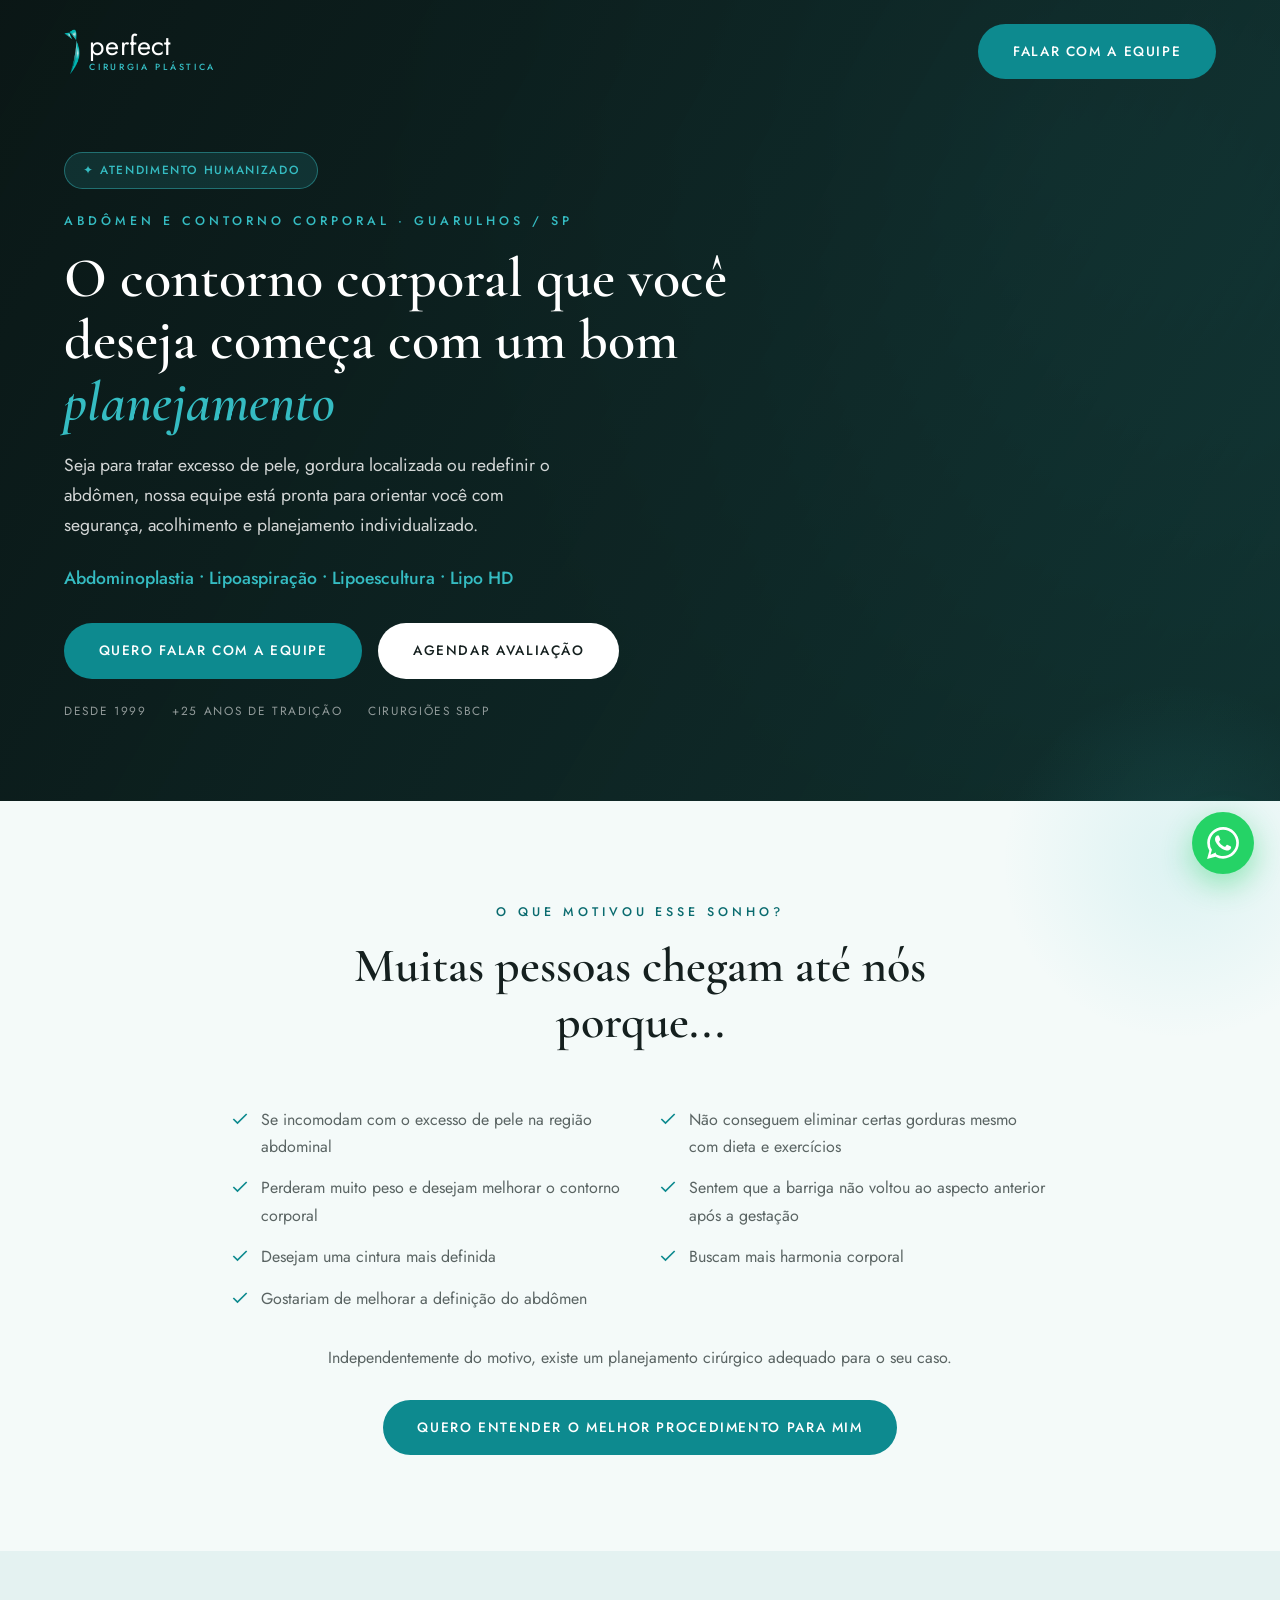
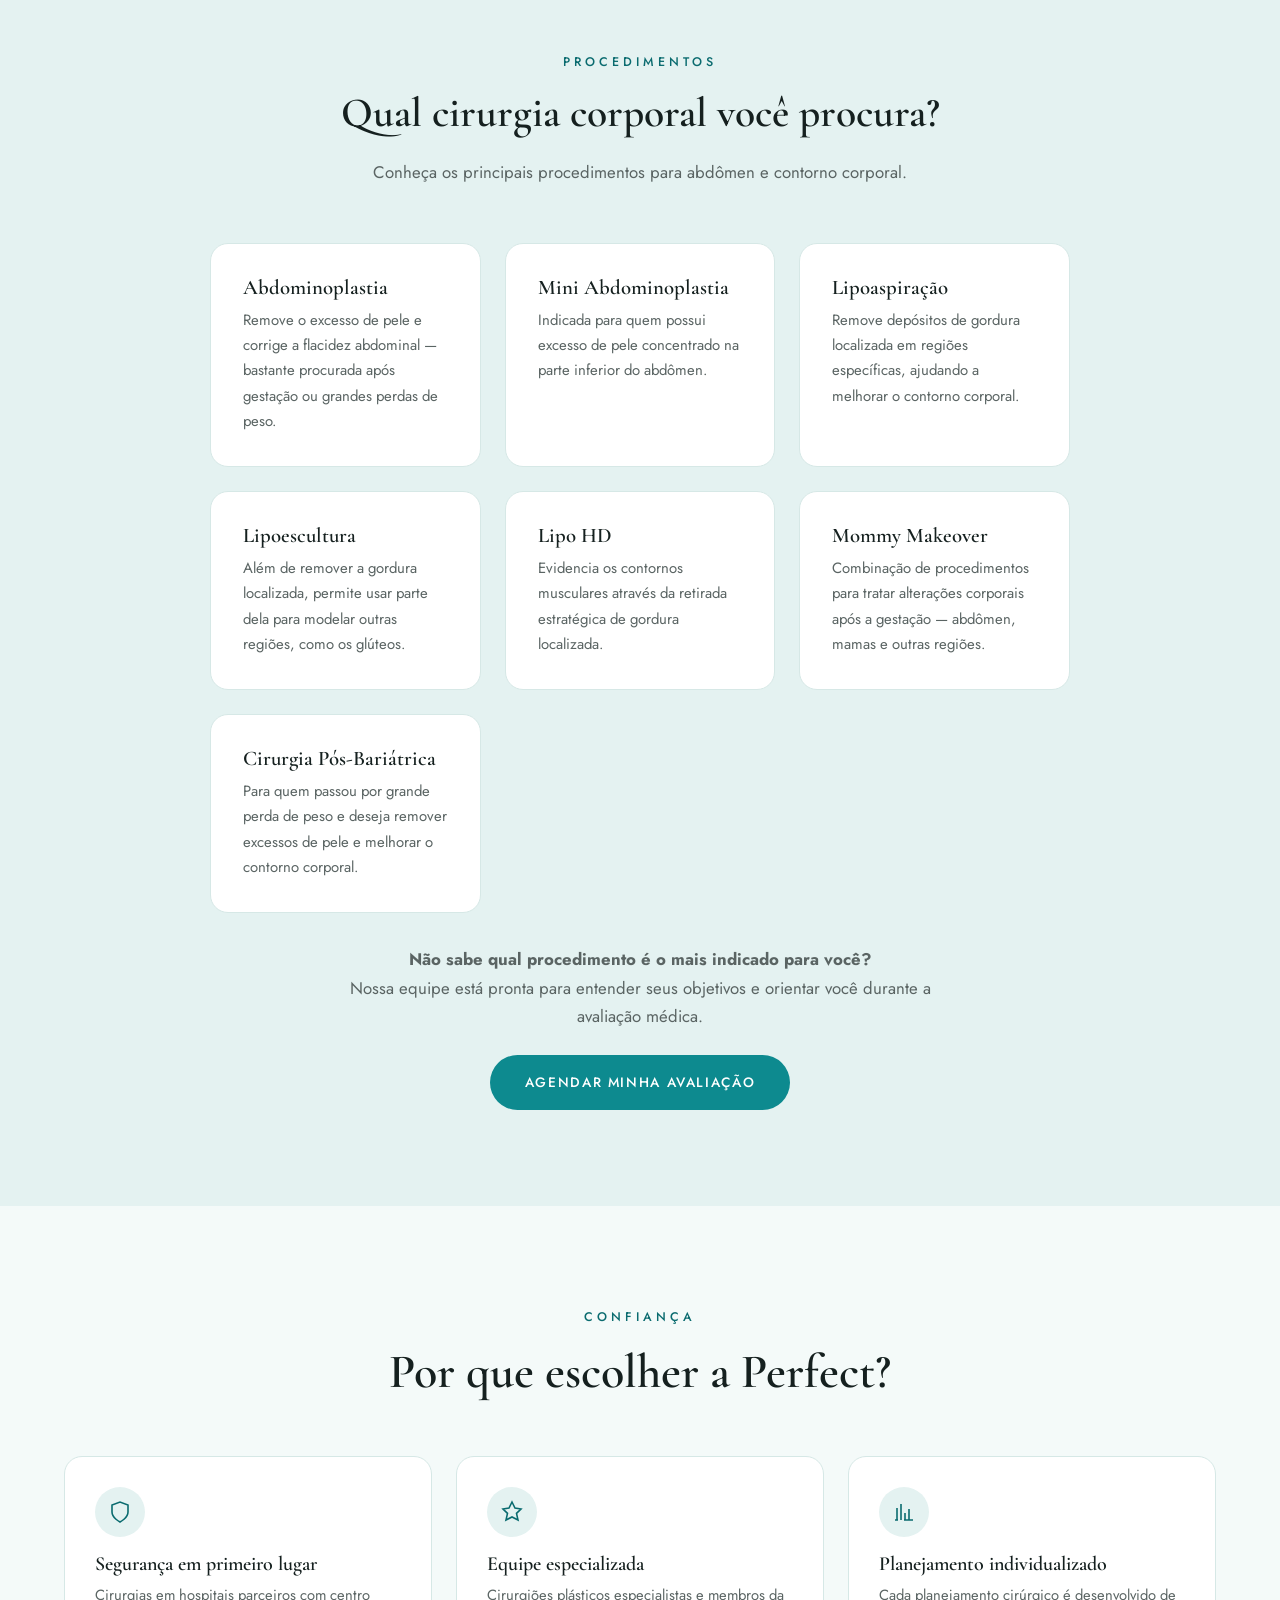
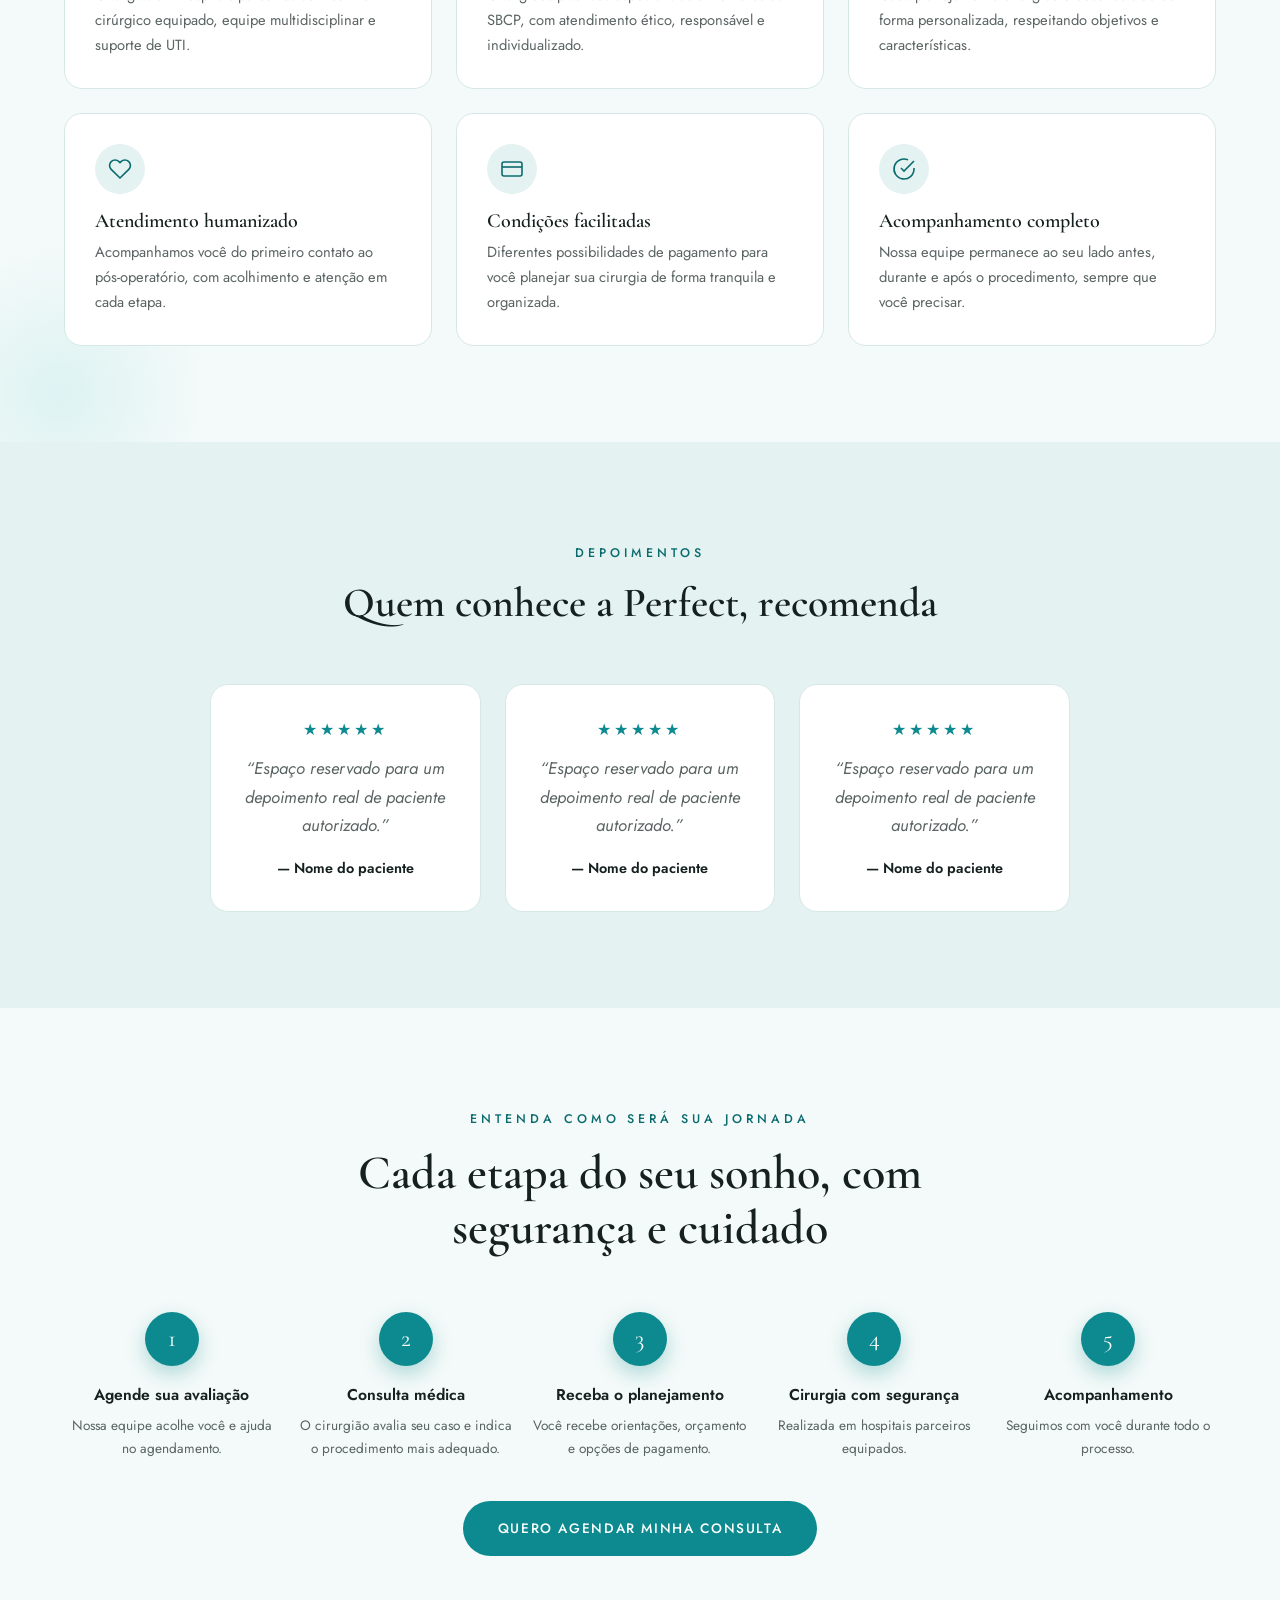
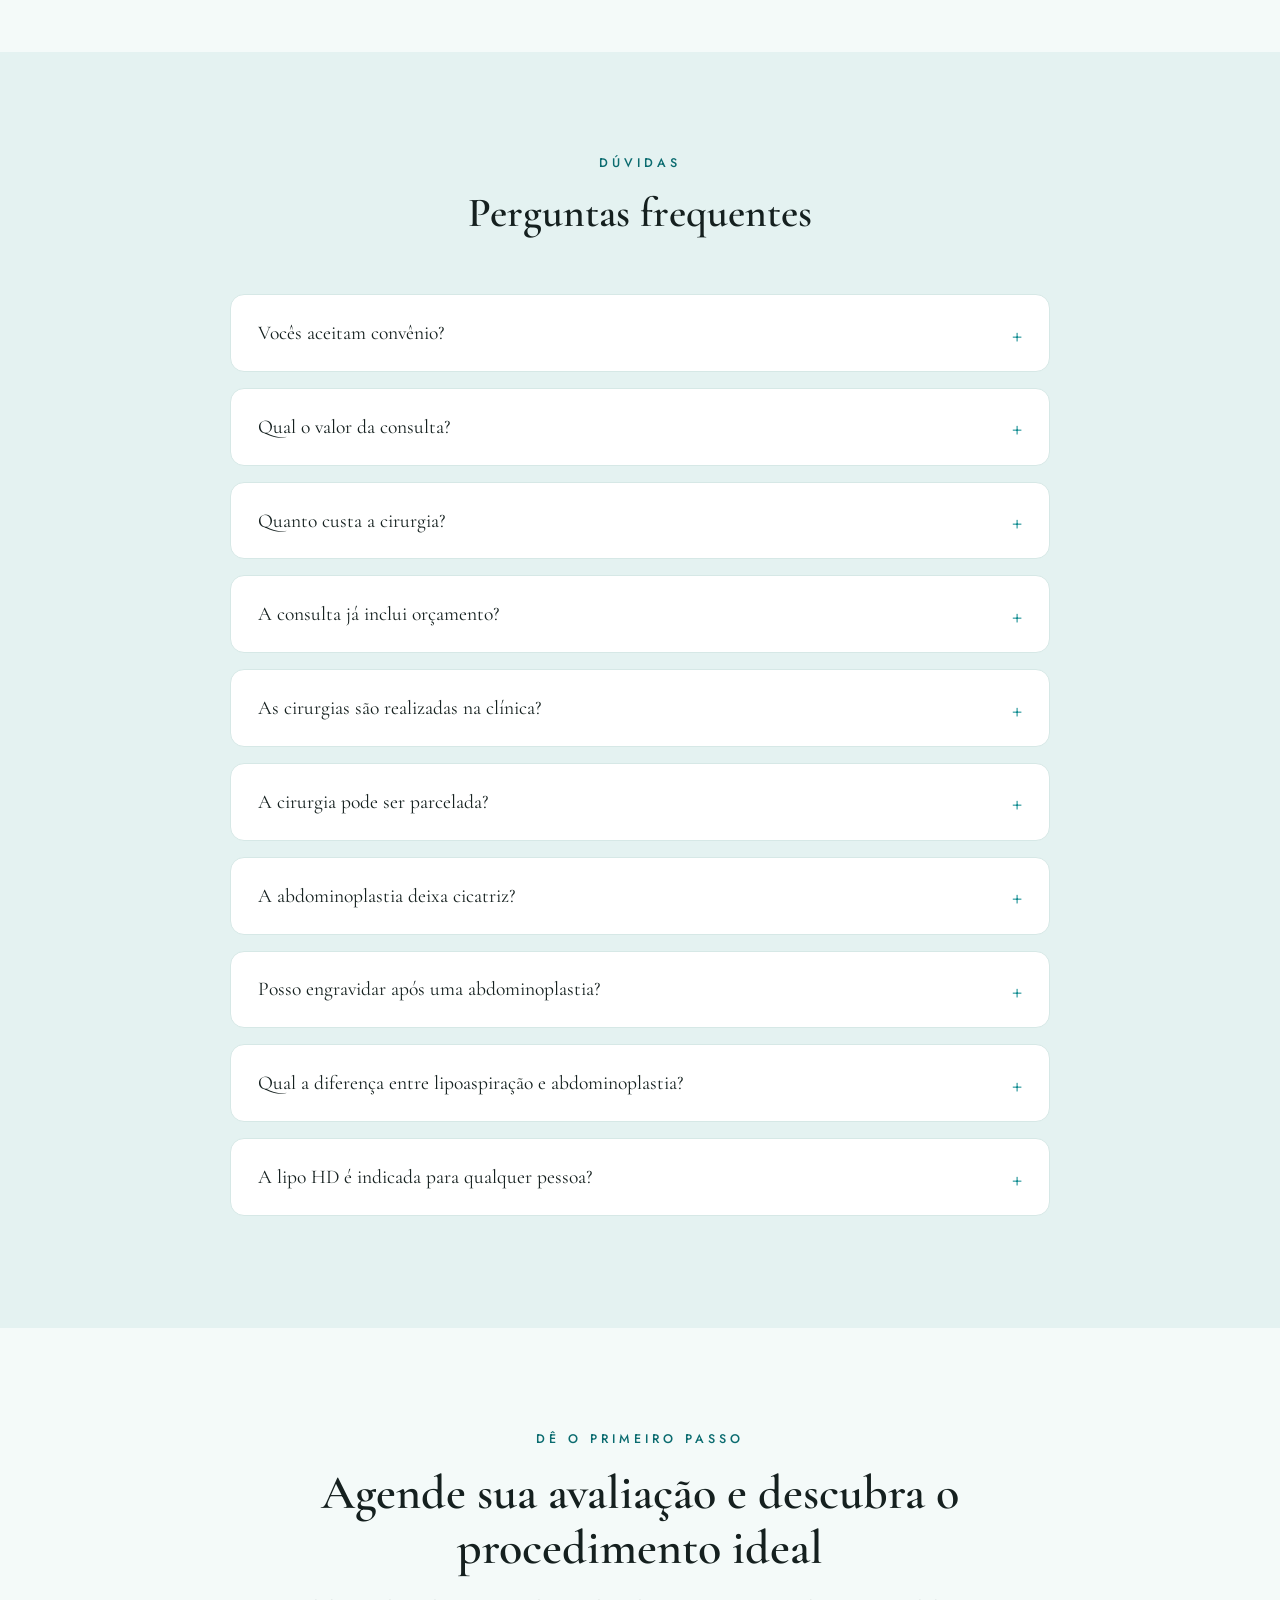
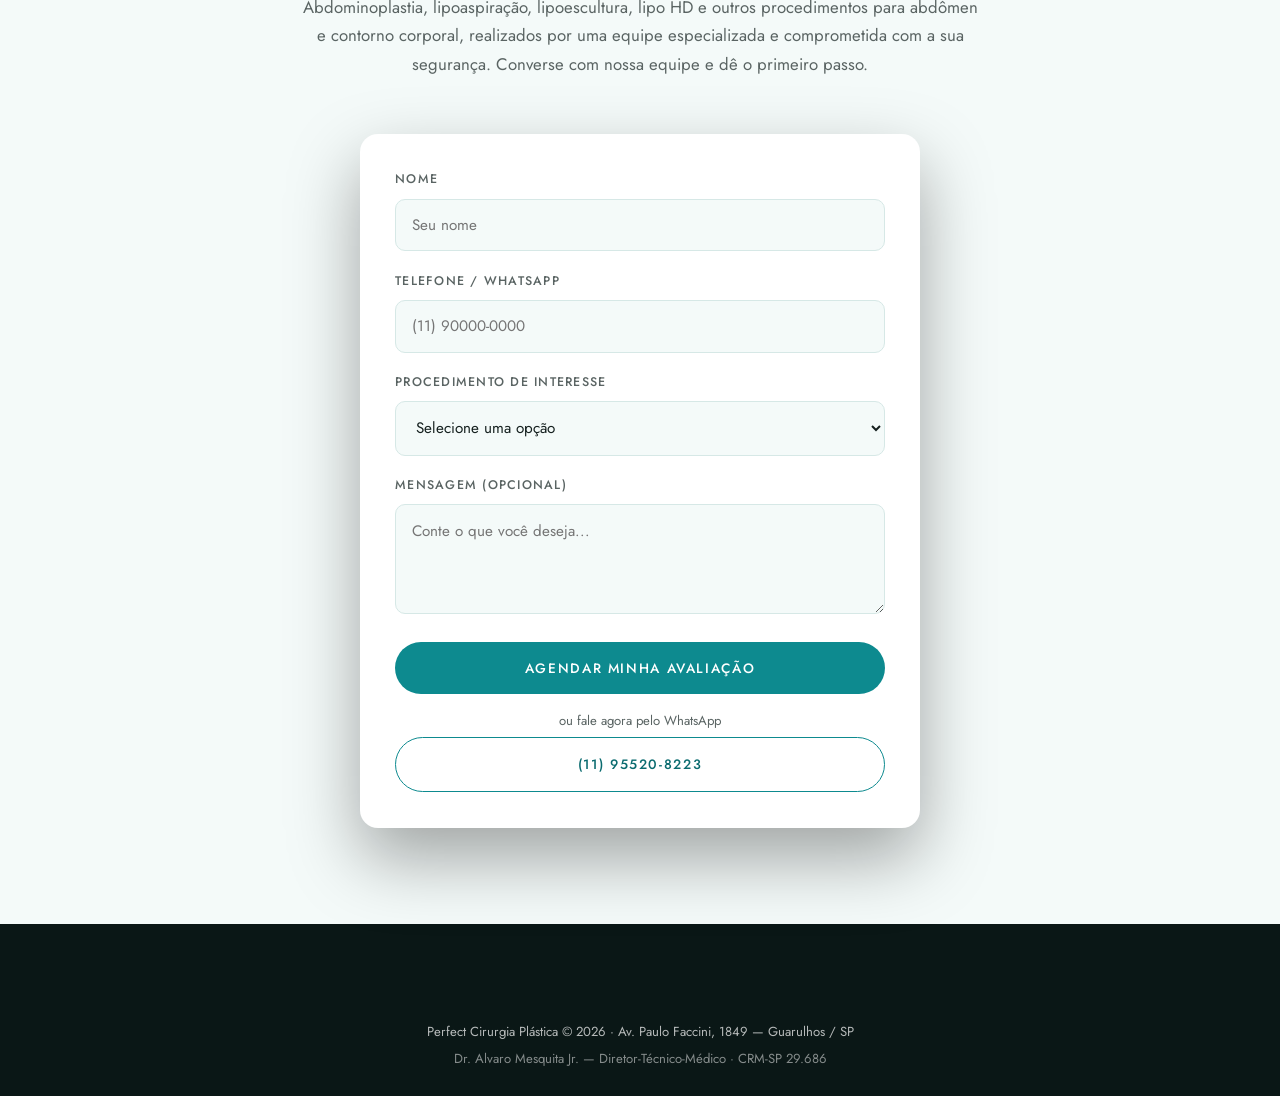
<file: landpages/abdomen.html>
<!DOCTYPE html>
<html lang="pt-BR">
<head>
<meta charset="UTF-8">
<meta name="viewport" content="width=device-width, initial-scale=1">
<title>Abdominoplastia e Contorno Corporal em Guarulhos | Perfect Cirurgia Plástica</title>
<meta name="description" content="Abdominoplastia, lipoaspiração, lipoescultura, lipo HD e mais. Equipe SBCP, hospitais parceiros e atendimento humanizado. Agende sua avaliação na Perfect.">
<link rel="preconnect" href="https://fonts.googleapis.com">
<link rel="preconnect" href="https://fonts.gstatic.com" crossorigin>
<link href="https://fonts.googleapis.com/css2?family=Cormorant+Garamond:ital,wght@0,500;0,600;0,700;1,500&family=Jost:wght@300;400;500;600&display=swap" rel="stylesheet">
<link rel="stylesheet" href="../css/style.css">
<link rel="stylesheet" href="landing.css">
</head>
<body>

<!-- BARRA SUPERIOR -->
<div class="lp-bar">
  <div class="container nav">
    <a href="../index.html" class="logo">
      <img class="logo-mark" src="../img/marca.png" alt="Perfect Cirurgia Plástica">
      <span class="logo-text"><span class="name">perfect</span><span class="tag">Cirurgia Plástica</span></span>
    </a>
    <a href="https://wa.me/5511955208223?text=Ol%C3%A1!%20Quero%20falar%20com%20a%20equipe%20sobre%20cirurgia%20de%20abd%C3%B4men." target="_blank" class="btn btn-gold shine">Falar com a equipe</a>
  </div>
</div>

<!-- 1. HERO -->
<section class="lp-hero" style="background-image:url('https://images.unsplash.com/photo-1518611012118-696072aa579a?auto=format&fit=crop&w=1600&q=70')">
  <div class="container">
    <div class="lp-hero-text reveal">
      <span class="lp-glow-badge">✦ Atendimento humanizado</span>
      <span class="eyebrow">Abdômen e Contorno Corporal · Guarulhos / SP</span>
      <h1>O contorno corporal que você deseja começa com um bom <em>planejamento</em></h1>
      <p class="lp-lead">Seja para tratar excesso de pele, gordura localizada ou redefinir o abdômen, nossa equipe está pronta para orientar você com segurança, acolhimento e planejamento individualizado.</p>
      <p class="lp-lead" style="font-weight:500; color:var(--gold-light)">Abdominoplastia • Lipoaspiração • Lipoescultura • Lipo HD</p>
      <div class="lp-hero-actions">
        <a href="https://wa.me/5511955208223?text=Ol%C3%A1!%20Quero%20falar%20com%20a%20equipe%20sobre%20cirurgia%20de%20abd%C3%B4men." target="_blank" class="btn btn-gold shine">Quero falar com a equipe</a>
        <a href="#agendar" class="btn btn-light">Agendar avaliação</a>
      </div>
      <div class="lp-trust">
        <span>Desde 1999</span><span>+25 anos de tradição</span><span>Cirurgiões SBCP</span>
      </div>
    </div>
  </div>
</section>

<!-- 2. O QUE MOTIVOU ESSE SONHO -->
<section class="section">
  <div class="lp-blob b1"></div>
  <div class="container">
    <div class="section-head reveal">
      <span class="eyebrow">O que motivou esse sonho?</span>
      <h2>Muitas pessoas chegam até nós porque...</h2>
    </div>
    <ul class="lp-checklist reveal d1">
      <li><svg width="20" height="20" viewBox="0 0 24 24" fill="none" stroke="currentColor" stroke-width="2"><path d="M20 6 9 17l-5-5"/></svg> Se incomodam com o excesso de pele na região abdominal</li>
      <li><svg width="20" height="20" viewBox="0 0 24 24" fill="none" stroke="currentColor" stroke-width="2"><path d="M20 6 9 17l-5-5"/></svg> Não conseguem eliminar certas gorduras mesmo com dieta e exercícios</li>
      <li><svg width="20" height="20" viewBox="0 0 24 24" fill="none" stroke="currentColor" stroke-width="2"><path d="M20 6 9 17l-5-5"/></svg> Perderam muito peso e desejam melhorar o contorno corporal</li>
      <li><svg width="20" height="20" viewBox="0 0 24 24" fill="none" stroke="currentColor" stroke-width="2"><path d="M20 6 9 17l-5-5"/></svg> Sentem que a barriga não voltou ao aspecto anterior após a gestação</li>
      <li><svg width="20" height="20" viewBox="0 0 24 24" fill="none" stroke="currentColor" stroke-width="2"><path d="M20 6 9 17l-5-5"/></svg> Desejam uma cintura mais definida</li>
      <li><svg width="20" height="20" viewBox="0 0 24 24" fill="none" stroke="currentColor" stroke-width="2"><path d="M20 6 9 17l-5-5"/></svg> Buscam mais harmonia corporal</li>
      <li><svg width="20" height="20" viewBox="0 0 24 24" fill="none" stroke="currentColor" stroke-width="2"><path d="M20 6 9 17l-5-5"/></svg> Gostariam de melhorar a definição do abdômen</li>
    </ul>
    <p class="lp-after reveal">Independentemente do motivo, existe um planejamento cirúrgico adequado para o seu caso.</p>
    <div style="text-align:center; margin-top:1.8rem" class="reveal">
      <a href="https://wa.me/5511955208223?text=Ol%C3%A1!%20Quero%20entender%20qual%20%C3%A9%20o%20melhor%20procedimento%20para%20mim." target="_blank" class="btn btn-gold shine">Quero entender o melhor procedimento para mim</a>
    </div>
  </div>
</section>

<!-- 3. QUAL CIRURGIA CORPORAL -->
<section class="section quote-band">
  <div class="container">
    <div class="section-head reveal">
      <span class="eyebrow">Procedimentos</span>
      <h2>Qual cirurgia corporal você procura?</h2>
      <p>Conheça os principais procedimentos para abdômen e contorno corporal.</p>
    </div>
    <div class="lp-types">
      <div class="lp-type reveal"><h3>Abdominoplastia</h3><p>Remove o excesso de pele e corrige a flacidez abdominal — bastante procurada após gestação ou grandes perdas de peso.</p></div>
      <div class="lp-type reveal d1"><h3>Mini Abdominoplastia</h3><p>Indicada para quem possui excesso de pele concentrado na parte inferior do abdômen.</p></div>
      <div class="lp-type reveal d2"><h3>Lipoaspiração</h3><p>Remove depósitos de gordura localizada em regiões específicas, ajudando a melhorar o contorno corporal.</p></div>
      <div class="lp-type reveal"><h3>Lipoescultura</h3><p>Além de remover a gordura localizada, permite usar parte dela para modelar outras regiões, como os glúteos.</p></div>
      <div class="lp-type reveal d1"><h3>Lipo HD</h3><p>Evidencia os contornos musculares através da retirada estratégica de gordura localizada.</p></div>
      <div class="lp-type reveal d2"><h3>Mommy Makeover</h3><p>Combinação de procedimentos para tratar alterações corporais após a gestação — abdômen, mamas e outras regiões.</p></div>
      <div class="lp-type reveal"><h3>Cirurgia Pós-Bariátrica</h3><p>Para quem passou por grande perda de peso e deseja remover excessos de pele e melhorar o contorno corporal.</p></div>
    </div>
    <p class="lp-after reveal"><strong>Não sabe qual procedimento é o mais indicado para você?</strong><br>Nossa equipe está pronta para entender seus objetivos e orientar você durante a avaliação médica.</p>
    <div style="text-align:center; margin-top:1.5rem" class="reveal">
      <a href="#agendar" class="btn btn-gold shine">Agendar minha avaliação</a>
    </div>
  </div>
</section>

<!-- 4. POR QUE ESCOLHER A PERFECT -->
<section class="section">
  <div class="lp-blob b2"></div>
  <div class="container">
    <div class="section-head reveal">
      <span class="eyebrow">Confiança</span>
      <h2>Por que escolher a Perfect?</h2>
    </div>
    <div class="lp-why">
      <div class="lp-why-item reveal"><div class="ic"><svg width="24" height="24" viewBox="0 0 24 24" fill="none" stroke="currentColor" stroke-width="1.6"><path d="M12 22s8-4 8-10V5l-8-3-8 3v7c0 6 8 10 8 10z"/></svg></div><h3>Segurança em primeiro lugar</h3><p>Cirurgias em hospitais parceiros com centro cirúrgico equipado, equipe multidisciplinar e suporte de UTI.</p></div>
      <div class="lp-why-item reveal d1"><div class="ic"><svg width="24" height="24" viewBox="0 0 24 24" fill="none" stroke="currentColor" stroke-width="1.6"><path d="M12 2l3 6 6 1-4.5 4.3L18 20l-6-3-6 3 1.5-6.7L3 9l6-1z"/></svg></div><h3>Equipe especializada</h3><p>Cirurgiões plásticos especialistas e membros da SBCP, com atendimento ético, responsável e individualizado.</p></div>
      <div class="lp-why-item reveal d2"><div class="ic"><svg width="24" height="24" viewBox="0 0 24 24" fill="none" stroke="currentColor" stroke-width="1.6"><path d="M12 20h9M3 20h3M5 20V8m4 12V4m4 16v-7m4 7V9"/></svg></div><h3>Planejamento individualizado</h3><p>Cada planejamento cirúrgico é desenvolvido de forma personalizada, respeitando objetivos e características.</p></div>
      <div class="lp-why-item reveal"><div class="ic"><svg width="24" height="24" viewBox="0 0 24 24" fill="none" stroke="currentColor" stroke-width="1.6"><path d="M20.8 4.6a5.5 5.5 0 0 0-7.8 0L12 5.6l-1-1a5.5 5.5 0 1 0-7.8 7.8L12 21l8.8-8.6a5.5 5.5 0 0 0 0-7.8z"/></svg></div><h3>Atendimento humanizado</h3><p>Acompanhamos você do primeiro contato ao pós-operatório, com acolhimento e atenção em cada etapa.</p></div>
      <div class="lp-why-item reveal d1"><div class="ic"><svg width="24" height="24" viewBox="0 0 24 24" fill="none" stroke="currentColor" stroke-width="1.6"><rect x="2" y="5" width="20" height="14" rx="2"/><path d="M2 10h20"/></svg></div><h3>Condições facilitadas</h3><p>Diferentes possibilidades de pagamento para você planejar sua cirurgia de forma tranquila e organizada.</p></div>
      <div class="lp-why-item reveal d2"><div class="ic"><svg width="24" height="24" viewBox="0 0 24 24" fill="none" stroke="currentColor" stroke-width="1.6"><path d="M22 11.08V12a10 10 0 1 1-5.93-9.14"/><path d="M22 4 12 14.01l-3-3"/></svg></div><h3>Acompanhamento completo</h3><p>Nossa equipe permanece ao seu lado antes, durante e após o procedimento, sempre que você precisar.</p></div>
    </div>
  </div>
</section>

<!-- 5. DEPOIMENTOS -->
<section class="section quote-band">
  <div class="container">
    <div class="section-head reveal"><span class="eyebrow">Depoimentos</span><h2>Quem conhece a Perfect, recomenda</h2></div>
    <!-- SUBSTITUA pelos depoimentos reais de pacientes (com autorização por escrito). -->
    <div class="lp-tst">
      <div class="lp-tst-card reveal"><div class="stars">★★★★★</div><p>“Espaço reservado para um depoimento real de paciente autorizado.”</p><div class="who">— Nome do paciente</div></div>
      <div class="lp-tst-card reveal d1"><div class="stars">★★★★★</div><p>“Espaço reservado para um depoimento real de paciente autorizado.”</p><div class="who">— Nome do paciente</div></div>
      <div class="lp-tst-card reveal d2"><div class="stars">★★★★★</div><p>“Espaço reservado para um depoimento real de paciente autorizado.”</p><div class="who">— Nome do paciente</div></div>
    </div>
  </div>
</section>

<!-- 6. JORNADA -->
<section class="section">
  <div class="container">
    <div class="section-head reveal"><span class="eyebrow">Entenda como será sua jornada</span><h2>Cada etapa do seu sonho, com segurança e cuidado</h2></div>
    <div class="lp-journey">
      <div class="lp-step reveal"><div class="n">1</div><h4>Agende sua avaliação</h4><p>Nossa equipe acolhe você e ajuda no agendamento.</p></div>
      <div class="lp-step reveal d1"><div class="n">2</div><h4>Consulta médica</h4><p>O cirurgião avalia seu caso e indica o procedimento mais adequado.</p></div>
      <div class="lp-step reveal d2"><div class="n">3</div><h4>Receba o planejamento</h4><p>Você recebe orientações, orçamento e opções de pagamento.</p></div>
      <div class="lp-step reveal d3"><div class="n">4</div><h4>Cirurgia com segurança</h4><p>Realizada em hospitais parceiros equipados.</p></div>
      <div class="lp-step reveal d3"><div class="n">5</div><h4>Acompanhamento</h4><p>Seguimos com você durante todo o processo.</p></div>
    </div>
    <div style="text-align:center; margin-top:2.5rem" class="reveal">
      <a href="#agendar" class="btn btn-gold shine">Quero agendar minha consulta</a>
    </div>
  </div>
</section>

<!-- 7. FAQ -->
<section class="section quote-band">
  <div class="container">
    <div class="section-head reveal"><span class="eyebrow">Dúvidas</span><h2>Perguntas frequentes</h2></div>
    <div class="faq-list">
      <div class="faq-item reveal"><button class="faq-q">Vocês aceitam convênio? <span class="sign">+</span></button><div class="faq-a"><p>Atualmente não trabalhamos com convênios. Porém, caso você possua plano de saúde, poderá utilizá-lo para a realização dos exames pré-operatórios.</p></div></div>
      <div class="faq-item reveal"><button class="faq-q">Qual o valor da consulta? <span class="sign">+</span></button><div class="faq-a"><p>A consulta é R$ 80,00. Primeiro é necessário passar por uma avaliação com um de nossos cirurgiões plásticos, para que ele entenda seu caso e indique o procedimento mais adequado.</p></div></div>
      <div class="faq-item reveal"><button class="faq-q">Quanto custa a cirurgia? <span class="sign">+</span></button><div class="faq-a"><p>Trabalhamos de forma totalmente personalizada — não há tabela fixa, pois cada cirurgia é planejada conforme o paciente. Seguimos as normas do Conselho Federal de Medicina, que não permitem informar valores sem avaliação médica prévia.</p></div></div>
      <div class="faq-item reveal"><button class="faq-q">A consulta já inclui orçamento? <span class="sign">+</span></button><div class="faq-a"><p>Sim. Após a avaliação médica, você será encaminhado(a) ao setor responsável, que apresenta orçamento, formas de pagamento e esclarece todas as dúvidas.</p></div></div>
      <div class="faq-item reveal"><button class="faq-q">As cirurgias são realizadas na clínica? <span class="sign">+</span></button><div class="faq-a"><p>Não. Todas as cirurgias são realizadas em hospitais parceiros.</p></div></div>
      <div class="faq-item reveal"><button class="faq-q">A cirurgia pode ser parcelada? <span class="sign">+</span></button><div class="faq-a"><p>Sim. Trabalhamos com até 12x sem juros no cartão de crédito ou através da Cirurgia Programada.</p></div></div>
      <div class="faq-item reveal"><button class="faq-q">A abdominoplastia deixa cicatriz? <span class="sign">+</span></button><div class="faq-a"><p>Sim, como todo procedimento cirúrgico. A cicatriz costuma ficar na região baixa do abdômen, posicionada para ser disfarçada pela roupa íntima. O médico detalha tudo na consulta.</p></div></div>
      <div class="faq-item reveal"><button class="faq-q">Posso engravidar após uma abdominoplastia? <span class="sign">+</span></button><div class="faq-a"><p>Sim, é possível. O ideal é conversar com o cirurgião sobre o melhor momento, já que uma nova gestação pode alterar o resultado da cirurgia.</p></div></div>
      <div class="faq-item reveal"><button class="faq-q">Qual a diferença entre lipoaspiração e abdominoplastia? <span class="sign">+</span></button><div class="faq-a"><p>A lipoaspiração remove gordura localizada; a abdominoplastia remove o excesso de pele e corrige a flacidez e a musculatura. Em muitos casos, os procedimentos podem ser combinados.</p></div></div>
      <div class="faq-item reveal"><button class="faq-q">A lipo HD é indicada para qualquer pessoa? <span class="sign">+</span></button><div class="faq-a"><p>Não para todos. A indicação depende do percentual de gordura, da qualidade da pele e dos objetivos de cada paciente, e é definida na avaliação médica.</p></div></div>
    </div>
  </div>
</section>

<!-- 8. CTA FINAL + FORMULÁRIO -->
<section class="section lp-form-section" id="agendar">
  <div class="container">
    <div class="section-head reveal">
      <span class="eyebrow">Dê o primeiro passo</span>
      <h2>Agende sua avaliação e descubra o procedimento ideal</h2>
      <p>Abdominoplastia, lipoaspiração, lipoescultura, lipo HD e outros procedimentos para abdômen e contorno corporal, realizados por uma equipe especializada e comprometida com a sua segurança. Converse com nossa equipe e dê o primeiro passo.</p>
    </div>
    <div class="lp-form-card reveal d1" style="max-width:560px; margin:0 auto">
      <form id="agendamento" novalidate>
        <div class="field">
          <label for="nome">Nome</label>
          <input type="text" id="nome" name="nome" placeholder="Seu nome" required>
        </div>
        <div class="field">
          <label for="telefone">Telefone / WhatsApp</label>
          <input type="tel" id="telefone" name="telefone" placeholder="(11) 90000-0000" required>
        </div>
        <div class="field">
          <label for="procedimento">Procedimento de interesse</label>
          <select id="procedimento" name="procedimento">
            <option value="">Selecione uma opção</option>
            <option>Abdominoplastia</option>
            <option>Mini Abdominoplastia</option>
            <option>Lipoaspiração</option>
            <option>Lipoescultura</option>
            <option>Lipo HD</option>
            <option>Mommy Makeover</option>
            <option>Cirurgia Pós-Bariátrica</option>
            <option>Ainda não sei / Quero orientação</option>
          </select>
        </div>
        <div class="field">
          <label for="mensagem">Mensagem (opcional)</label>
          <textarea id="mensagem" name="mensagem" placeholder="Conte o que você deseja..."></textarea>
        </div>
        <button type="submit" class="btn btn-gold shine" style="width:100%; justify-content:center">Agendar minha avaliação</button>
        <div class="form-success">Recebemos seus dados! Estamos te encaminhando ao WhatsApp.</div>
        <p class="lp-or">ou fale agora pelo WhatsApp</p>
        <a href="https://wa.me/5511955208223?text=Ol%C3%A1!%20Quero%20falar%20com%20a%20equipe%20sobre%20cirurgia%20de%20abd%C3%B4men." target="_blank" class="btn btn-outline" style="width:100%; justify-content:center">(11) 95520-8223</a>
      </form>
    </div>
  </div>
</section>

<!-- RODAPÉ -->
<footer class="footer">
  <div class="footer-bottom" style="border:none">
    <div class="container">
      <span>Perfect Cirurgia Plástica © <span id="year">2026</span> · Av. Paulo Faccini, 1849 — Guarulhos / SP</span>
      <div class="crm">Dr. Alvaro Mesquita Jr. — Diretor-Técnico-Médico · CRM-SP 29.686</div>
    </div>
  </div>
</footer>

<!-- WHATSAPP FLOAT -->
<a href="https://wa.me/5511955208223?text=Ol%C3%A1!%20Quero%20falar%20com%20a%20equipe%20sobre%20cirurgia%20de%20abd%C3%B4men." target="_blank" class="wpp-float" aria-label="WhatsApp">
  <svg viewBox="0 0 24 24" fill="currentColor"><path d="M.057 24l1.687-6.163a11.867 11.867 0 0 1-1.587-5.946C.16 5.335 5.495 0 12.05 0a11.82 11.82 0 0 1 8.413 3.488 11.82 11.82 0 0 1 3.48 8.414c-.003 6.557-5.338 11.892-11.893 11.892a11.9 11.9 0 0 1-5.688-1.448L.057 24zm6.597-3.807c1.676.995 3.276 1.591 5.392 1.592 5.448 0 9.886-4.434 9.889-9.885.002-5.462-4.415-9.89-9.881-9.892-5.452 0-9.887 4.434-9.889 9.884a9.86 9.86 0 0 0 1.51 5.26l-.999 3.648 3.978-1.607zm11.387-5.464c-.074-.124-.272-.198-.57-.347-.297-.149-1.758-.868-2.031-.967-.272-.099-.47-.149-.669.149-.198.297-.768.967-.941 1.165-.173.198-.347.223-.644.074-.297-.149-1.255-.462-2.39-1.475-.883-.788-1.48-1.761-1.653-2.059-.173-.297-.018-.458.13-.606.134-.133.297-.347.446-.521.151-.172.2-.296.3-.495.099-.198.05-.372-.025-.521-.075-.148-.669-1.611-.916-2.206-.242-.579-.487-.501-.669-.51l-.57-.01c-.198 0-.52.074-.792.372s-1.04 1.016-1.04 2.479 1.065 2.876 1.213 3.074c.149.198 2.095 3.2 5.076 4.487.709.306 1.263.489 1.694.626.712.226 1.36.194 1.872.118.571-.085 1.758-.719 2.006-1.413.248-.694.248-1.289.173-1.413z"/></svg>
</a>

<script src="../js/script.js"></script>
</body>
</html>
</file>
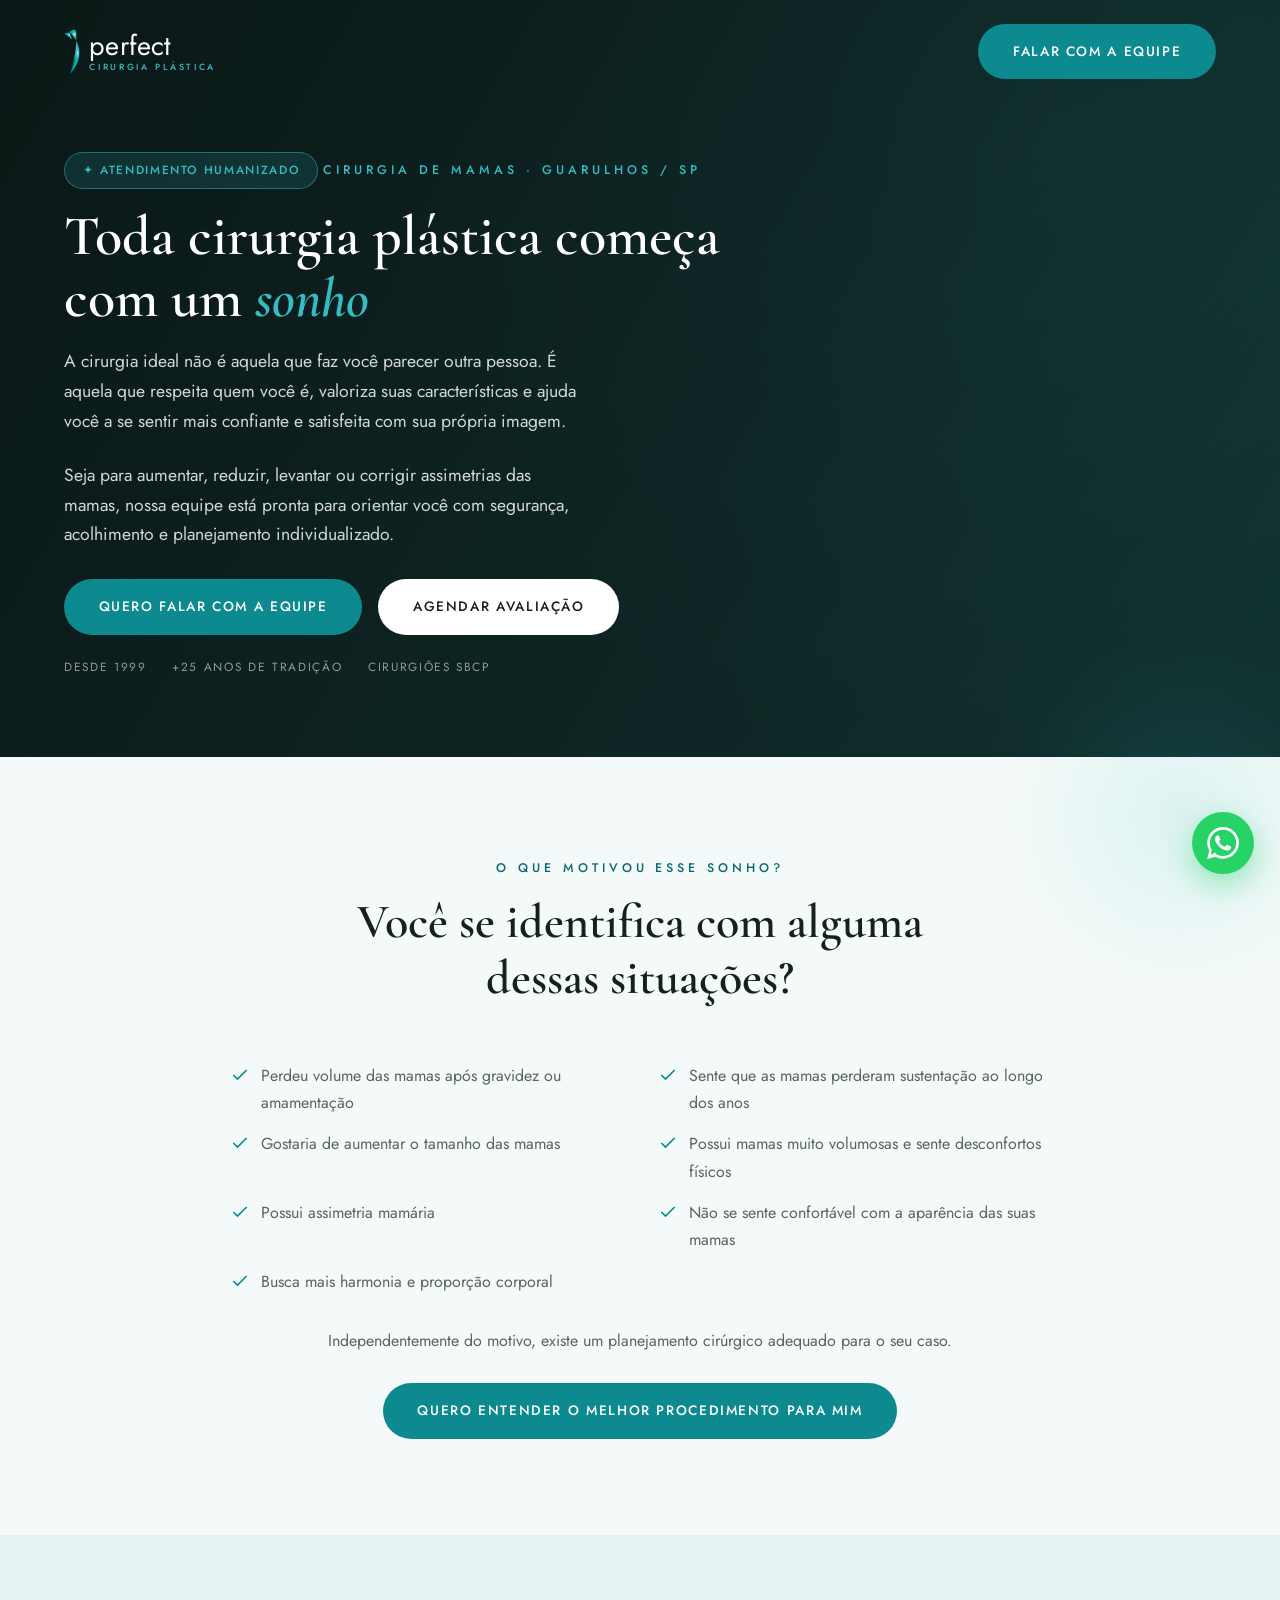
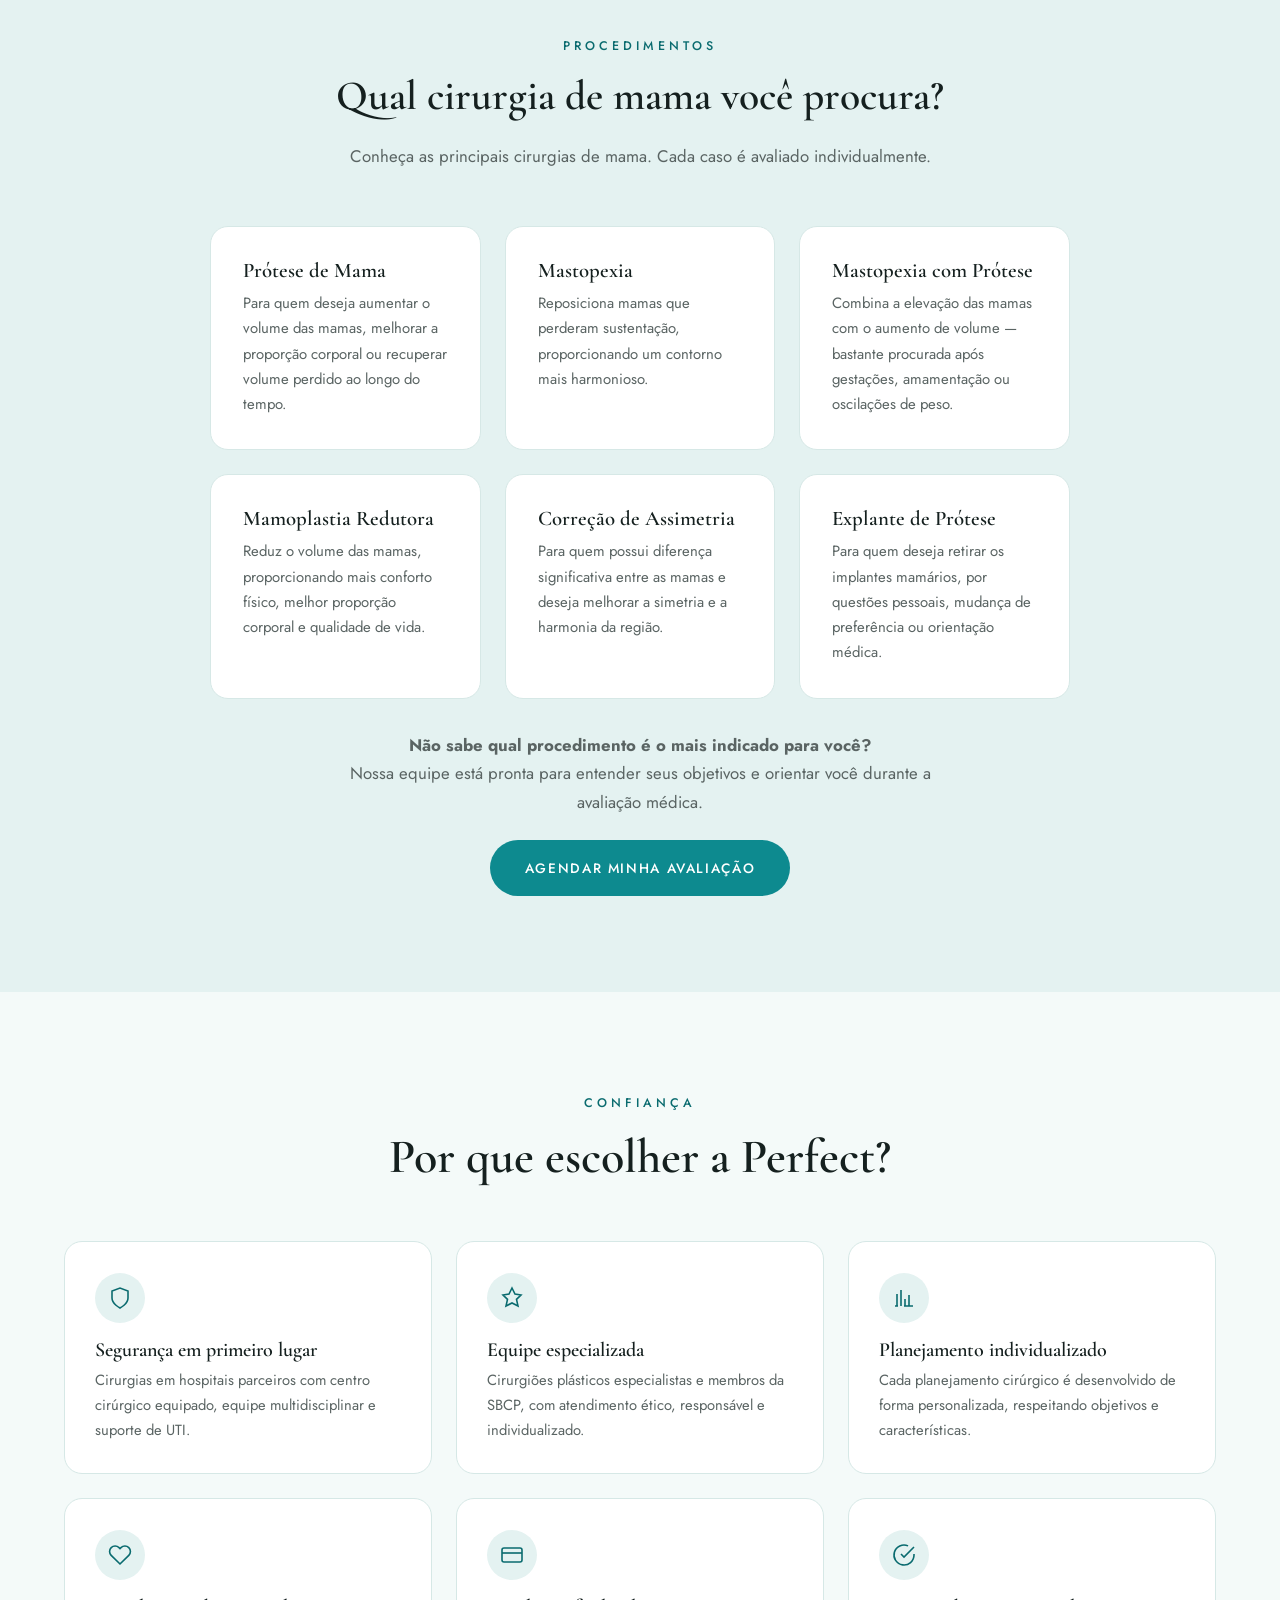
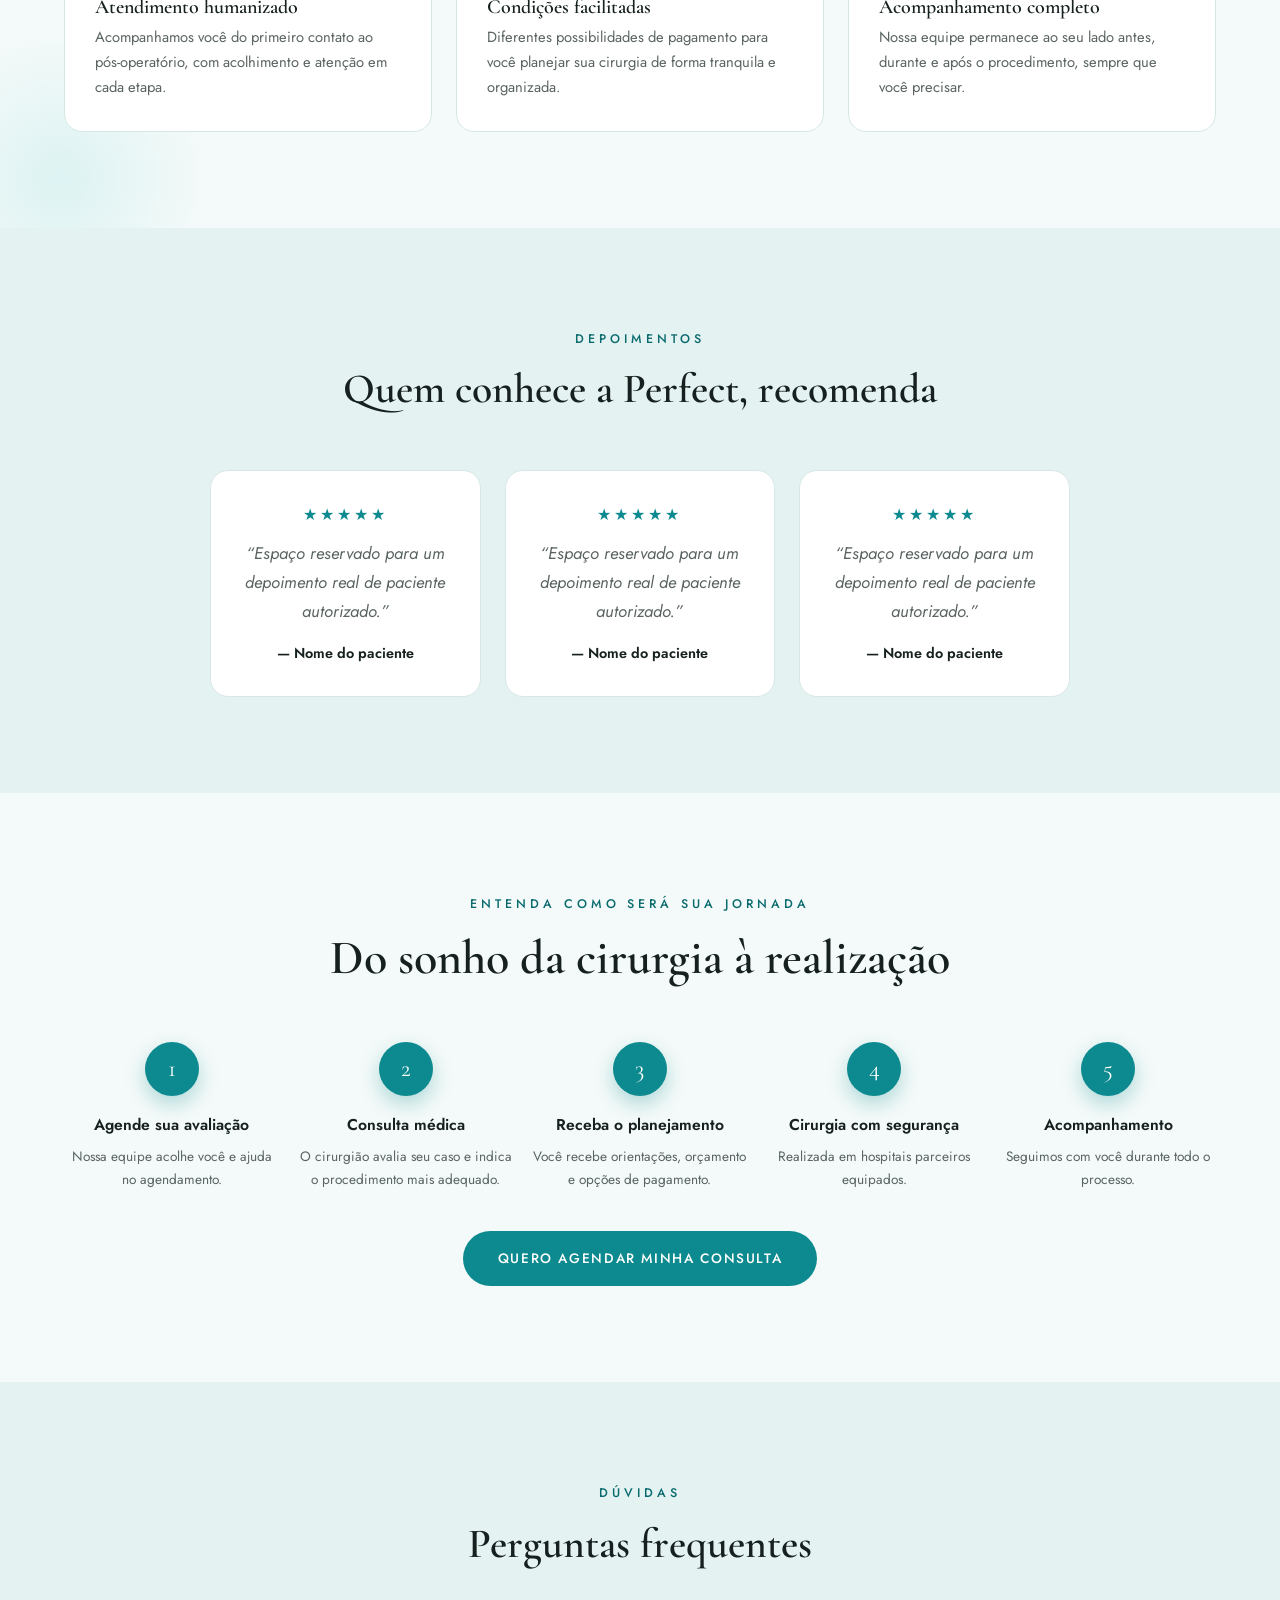
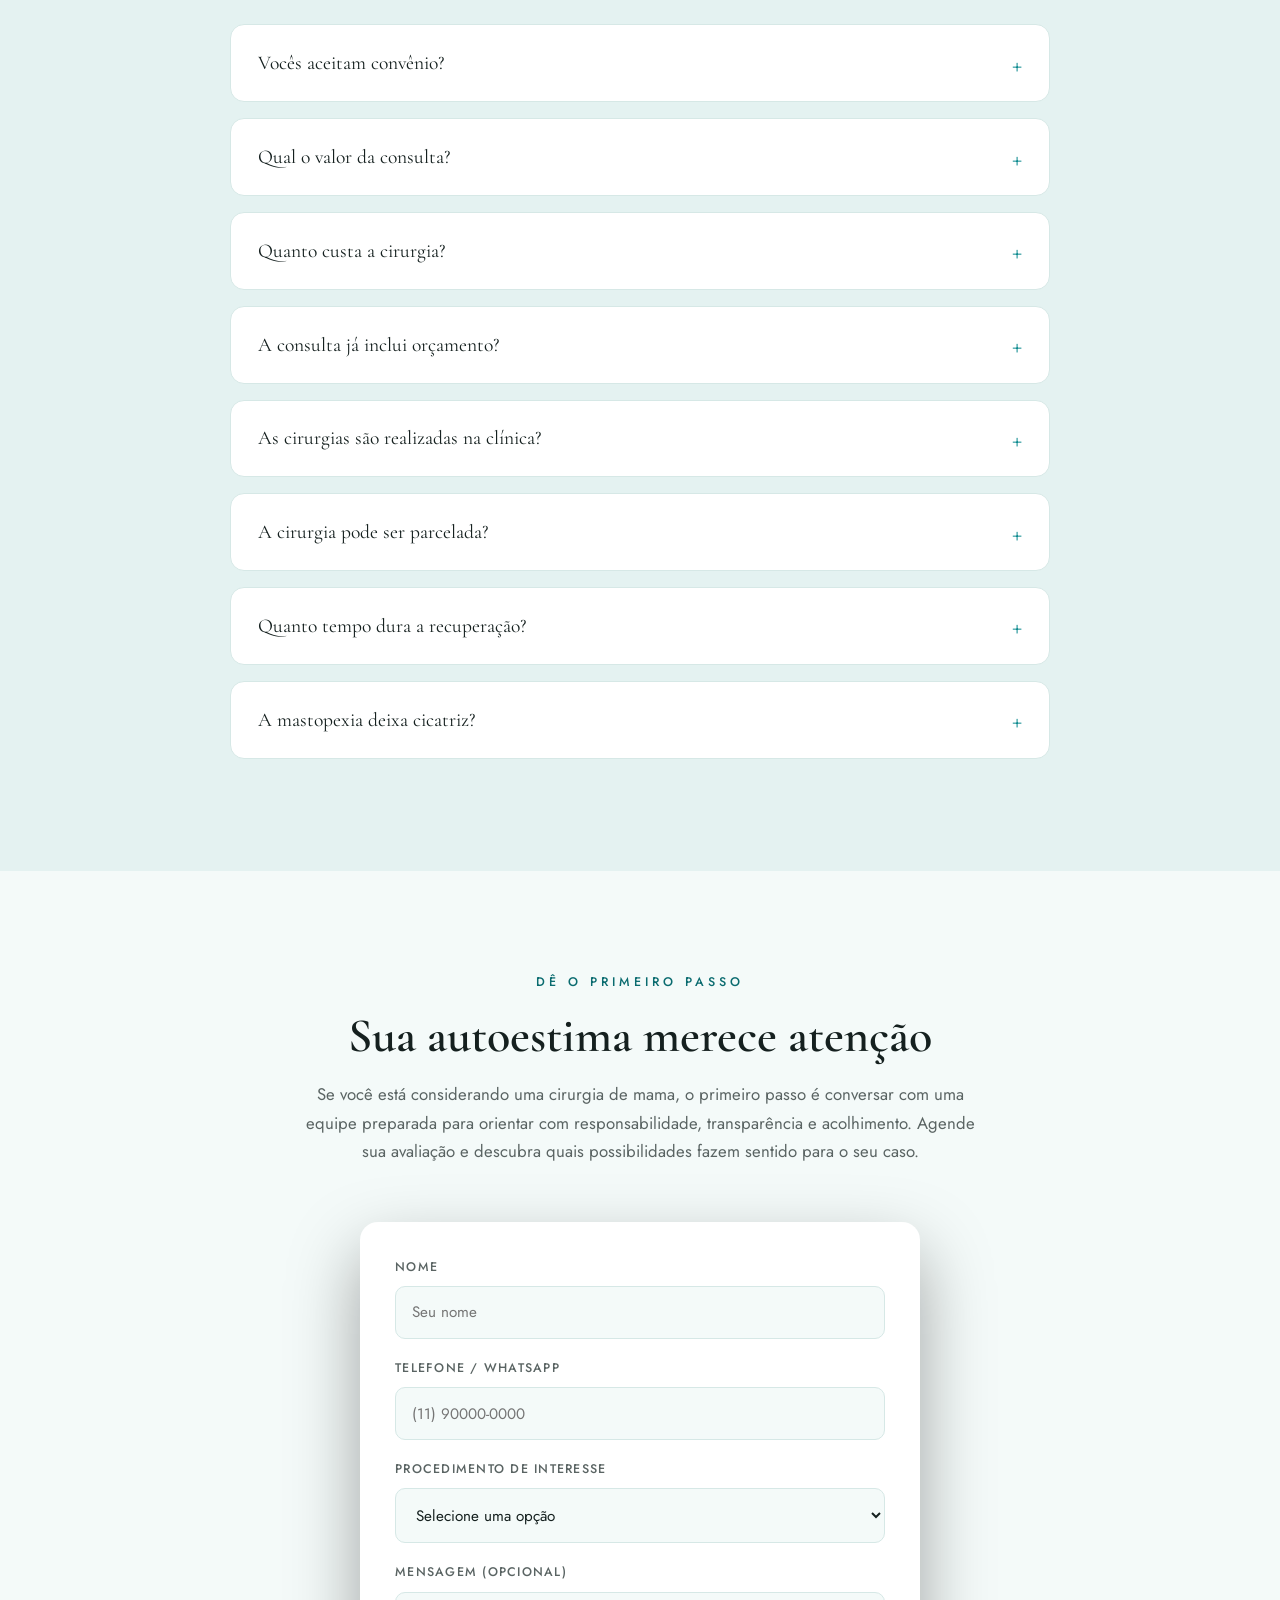
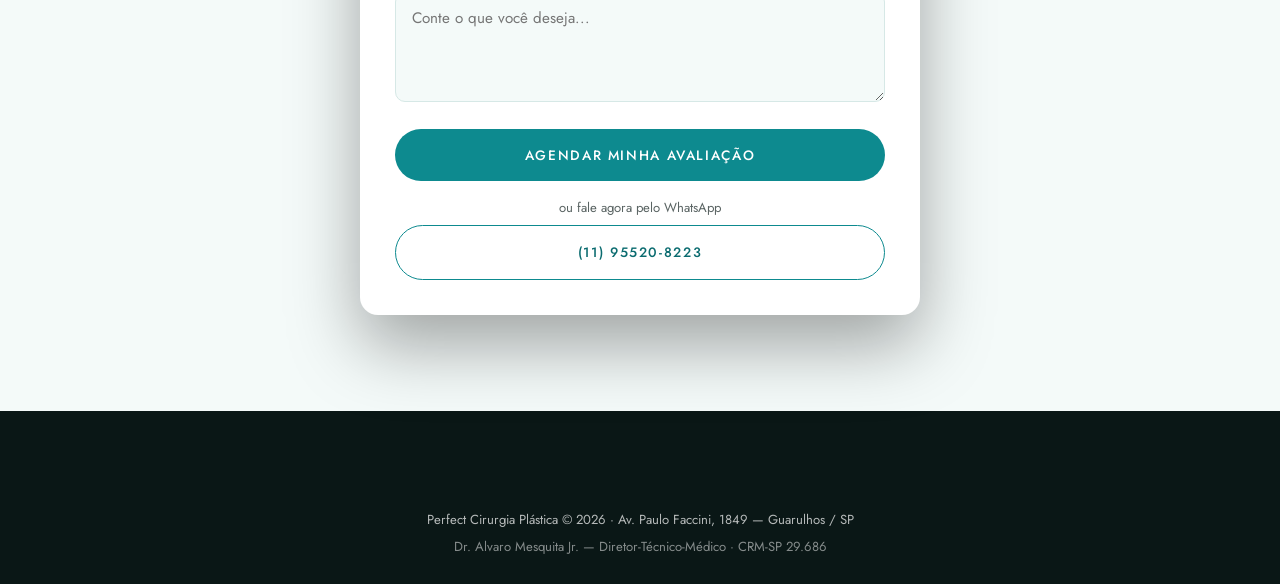
<file: landpages/cirurgia-mamas.html>
<!DOCTYPE html>
<html lang="pt-BR">
<head>
<meta charset="UTF-8">
<meta name="viewport" content="width=device-width, initial-scale=1">
<title>Cirurgia de Mamas em Guarulhos | Perfect Cirurgia Plástica</title>
<meta name="description" content="Prótese, mastopexia, redução, correção de assimetria e explante. Equipe SBCP, hospitais parceiros e atendimento humanizado. Agende sua avaliação na Perfect.">
<link rel="preconnect" href="https://fonts.googleapis.com">
<link rel="preconnect" href="https://fonts.gstatic.com" crossorigin>
<link href="https://fonts.googleapis.com/css2?family=Cormorant+Garamond:ital,wght@0,500;0,600;0,700;1,500&family=Jost:wght@300;400;500;600&display=swap" rel="stylesheet">
<link rel="stylesheet" href="../css/style.css">
<link rel="stylesheet" href="landing.css">
</head>
<body>

<!-- BARRA SUPERIOR -->
<div class="lp-bar">
  <div class="container nav">
    <a href="../index.html" class="logo">
      <img class="logo-mark" src="../img/marca.png" alt="Perfect Cirurgia Plástica">
      <span class="logo-text"><span class="name">perfect</span><span class="tag">Cirurgia Plástica</span></span>
    </a>
    <a href="https://wa.me/5511955208223?text=Ol%C3%A1!%20Quero%20falar%20com%20a%20equipe%20sobre%20cirurgia%20de%20mamas." target="_blank" class="btn btn-gold shine">Falar com a equipe</a>
  </div>
</div>

<!-- 1. HERO -->
<section class="lp-hero" style="background-image:url('https://images.unsplash.com/photo-1612349317150-e413f6a5b16d?auto=format&fit=crop&w=1600&q=70')">
  <div class="container">
    <div class="lp-hero-text reveal">
      <span class="lp-glow-badge">✦ Atendimento humanizado</span>
      <span class="eyebrow">Cirurgia de Mamas · Guarulhos / SP</span>
      <h1>Toda cirurgia plástica começa com um <em>sonho</em></h1>
      <p class="lp-lead">A cirurgia ideal não é aquela que faz você parecer outra pessoa. É aquela que respeita quem você é, valoriza suas características e ajuda você a se sentir mais confiante e satisfeita com sua própria imagem.</p>
      <p class="lp-lead">Seja para aumentar, reduzir, levantar ou corrigir assimetrias das mamas, nossa equipe está pronta para orientar você com segurança, acolhimento e planejamento individualizado.</p>
      <div class="lp-hero-actions">
        <a href="https://wa.me/5511955208223?text=Ol%C3%A1!%20Quero%20falar%20com%20a%20equipe%20sobre%20cirurgia%20de%20mamas." target="_blank" class="btn btn-gold shine">Quero falar com a equipe</a>
        <a href="#agendar" class="btn btn-light">Agendar avaliação</a>
      </div>
      <div class="lp-trust">
        <span>Desde 1999</span><span>+25 anos de tradição</span><span>Cirurgiões SBCP</span>
      </div>
    </div>
  </div>
</section>

<!-- 2. O QUE MOTIVOU ESSE SONHO -->
<section class="section">
  <div class="lp-blob b1"></div>
  <div class="container">
    <div class="section-head reveal">
      <span class="eyebrow">O que motivou esse sonho?</span>
      <h2>Você se identifica com alguma dessas situações?</h2>
    </div>
    <ul class="lp-checklist reveal d1">
      <li><svg width="20" height="20" viewBox="0 0 24 24" fill="none" stroke="currentColor" stroke-width="2"><path d="M20 6 9 17l-5-5"/></svg> Perdeu volume das mamas após gravidez ou amamentação</li>
      <li><svg width="20" height="20" viewBox="0 0 24 24" fill="none" stroke="currentColor" stroke-width="2"><path d="M20 6 9 17l-5-5"/></svg> Sente que as mamas perderam sustentação ao longo dos anos</li>
      <li><svg width="20" height="20" viewBox="0 0 24 24" fill="none" stroke="currentColor" stroke-width="2"><path d="M20 6 9 17l-5-5"/></svg> Gostaria de aumentar o tamanho das mamas</li>
      <li><svg width="20" height="20" viewBox="0 0 24 24" fill="none" stroke="currentColor" stroke-width="2"><path d="M20 6 9 17l-5-5"/></svg> Possui mamas muito volumosas e sente desconfortos físicos</li>
      <li><svg width="20" height="20" viewBox="0 0 24 24" fill="none" stroke="currentColor" stroke-width="2"><path d="M20 6 9 17l-5-5"/></svg> Possui assimetria mamária</li>
      <li><svg width="20" height="20" viewBox="0 0 24 24" fill="none" stroke="currentColor" stroke-width="2"><path d="M20 6 9 17l-5-5"/></svg> Não se sente confortável com a aparência das suas mamas</li>
      <li><svg width="20" height="20" viewBox="0 0 24 24" fill="none" stroke="currentColor" stroke-width="2"><path d="M20 6 9 17l-5-5"/></svg> Busca mais harmonia e proporção corporal</li>
    </ul>
    <p class="lp-after reveal">Independentemente do motivo, existe um planejamento cirúrgico adequado para o seu caso.</p>
    <div style="text-align:center; margin-top:1.8rem" class="reveal">
      <a href="https://wa.me/5511955208223?text=Ol%C3%A1!%20Quero%20entender%20qual%20%C3%A9%20o%20melhor%20procedimento%20de%20mama%20para%20mim." target="_blank" class="btn btn-gold shine">Quero entender o melhor procedimento para mim</a>
    </div>
  </div>
</section>

<!-- 3. QUAL CIRURGIA DE MAMA -->
<section class="section quote-band">
  <div class="container">
    <div class="section-head reveal">
      <span class="eyebrow">Procedimentos</span>
      <h2>Qual cirurgia de mama você procura?</h2>
      <p>Conheça as principais cirurgias de mama. Cada caso é avaliado individualmente.</p>
    </div>
    <div class="lp-types">
      <div class="lp-type reveal"><h3>Prótese de Mama</h3><p>Para quem deseja aumentar o volume das mamas, melhorar a proporção corporal ou recuperar volume perdido ao longo do tempo.</p></div>
      <div class="lp-type reveal d1"><h3>Mastopexia</h3><p>Reposiciona mamas que perderam sustentação, proporcionando um contorno mais harmonioso.</p></div>
      <div class="lp-type reveal d2"><h3>Mastopexia com Prótese</h3><p>Combina a elevação das mamas com o aumento de volume — bastante procurada após gestações, amamentação ou oscilações de peso.</p></div>
      <div class="lp-type reveal"><h3>Mamoplastia Redutora</h3><p>Reduz o volume das mamas, proporcionando mais conforto físico, melhor proporção corporal e qualidade de vida.</p></div>
      <div class="lp-type reveal d1"><h3>Correção de Assimetria</h3><p>Para quem possui diferença significativa entre as mamas e deseja melhorar a simetria e a harmonia da região.</p></div>
      <div class="lp-type reveal d2"><h3>Explante de Prótese</h3><p>Para quem deseja retirar os implantes mamários, por questões pessoais, mudança de preferência ou orientação médica.</p></div>
    </div>
    <p class="lp-after reveal"><strong>Não sabe qual procedimento é o mais indicado para você?</strong><br>Nossa equipe está pronta para entender seus objetivos e orientar você durante a avaliação médica.</p>
    <div style="text-align:center; margin-top:1.5rem" class="reveal">
      <a href="#agendar" class="btn btn-gold shine">Agendar minha avaliação</a>
    </div>
  </div>
</section>

<!-- 4. POR QUE ESCOLHER A PERFECT -->
<section class="section">
  <div class="lp-blob b2"></div>
  <div class="container">
    <div class="section-head reveal">
      <span class="eyebrow">Confiança</span>
      <h2>Por que escolher a Perfect?</h2>
    </div>
    <div class="lp-why">
      <div class="lp-why-item reveal"><div class="ic"><svg width="24" height="24" viewBox="0 0 24 24" fill="none" stroke="currentColor" stroke-width="1.6"><path d="M12 22s8-4 8-10V5l-8-3-8 3v7c0 6 8 10 8 10z"/></svg></div><h3>Segurança em primeiro lugar</h3><p>Cirurgias em hospitais parceiros com centro cirúrgico equipado, equipe multidisciplinar e suporte de UTI.</p></div>
      <div class="lp-why-item reveal d1"><div class="ic"><svg width="24" height="24" viewBox="0 0 24 24" fill="none" stroke="currentColor" stroke-width="1.6"><path d="M12 2l3 6 6 1-4.5 4.3L18 20l-6-3-6 3 1.5-6.7L3 9l6-1z"/></svg></div><h3>Equipe especializada</h3><p>Cirurgiões plásticos especialistas e membros da SBCP, com atendimento ético, responsável e individualizado.</p></div>
      <div class="lp-why-item reveal d2"><div class="ic"><svg width="24" height="24" viewBox="0 0 24 24" fill="none" stroke="currentColor" stroke-width="1.6"><path d="M12 20h9M3 20h3M5 20V8m4 12V4m4 16v-7m4 7V9"/></svg></div><h3>Planejamento individualizado</h3><p>Cada planejamento cirúrgico é desenvolvido de forma personalizada, respeitando objetivos e características.</p></div>
      <div class="lp-why-item reveal"><div class="ic"><svg width="24" height="24" viewBox="0 0 24 24" fill="none" stroke="currentColor" stroke-width="1.6"><path d="M20.8 4.6a5.5 5.5 0 0 0-7.8 0L12 5.6l-1-1a5.5 5.5 0 1 0-7.8 7.8L12 21l8.8-8.6a5.5 5.5 0 0 0 0-7.8z"/></svg></div><h3>Atendimento humanizado</h3><p>Acompanhamos você do primeiro contato ao pós-operatório, com acolhimento e atenção em cada etapa.</p></div>
      <div class="lp-why-item reveal d1"><div class="ic"><svg width="24" height="24" viewBox="0 0 24 24" fill="none" stroke="currentColor" stroke-width="1.6"><rect x="2" y="5" width="20" height="14" rx="2"/><path d="M2 10h20"/></svg></div><h3>Condições facilitadas</h3><p>Diferentes possibilidades de pagamento para você planejar sua cirurgia de forma tranquila e organizada.</p></div>
      <div class="lp-why-item reveal d2"><div class="ic"><svg width="24" height="24" viewBox="0 0 24 24" fill="none" stroke="currentColor" stroke-width="1.6"><path d="M22 11.08V12a10 10 0 1 1-5.93-9.14"/><path d="M22 4 12 14.01l-3-3"/></svg></div><h3>Acompanhamento completo</h3><p>Nossa equipe permanece ao seu lado antes, durante e após o procedimento, sempre que você precisar.</p></div>
    </div>
  </div>
</section>

<!-- 5. DEPOIMENTOS -->
<section class="section quote-band">
  <div class="container">
    <div class="section-head reveal"><span class="eyebrow">Depoimentos</span><h2>Quem conhece a Perfect, recomenda</h2></div>
    <!-- SUBSTITUA pelos depoimentos reais de pacientes (com autorização por escrito). -->
    <div class="lp-tst">
      <div class="lp-tst-card reveal"><div class="stars">★★★★★</div><p>“Espaço reservado para um depoimento real de paciente autorizado.”</p><div class="who">— Nome do paciente</div></div>
      <div class="lp-tst-card reveal d1"><div class="stars">★★★★★</div><p>“Espaço reservado para um depoimento real de paciente autorizado.”</p><div class="who">— Nome do paciente</div></div>
      <div class="lp-tst-card reveal d2"><div class="stars">★★★★★</div><p>“Espaço reservado para um depoimento real de paciente autorizado.”</p><div class="who">— Nome do paciente</div></div>
    </div>
  </div>
</section>

<!-- 6. JORNADA -->
<section class="section">
  <div class="container">
    <div class="section-head reveal"><span class="eyebrow">Entenda como será sua jornada</span><h2>Do sonho da cirurgia à realização</h2></div>
    <div class="lp-journey">
      <div class="lp-step reveal"><div class="n">1</div><h4>Agende sua avaliação</h4><p>Nossa equipe acolhe você e ajuda no agendamento.</p></div>
      <div class="lp-step reveal d1"><div class="n">2</div><h4>Consulta médica</h4><p>O cirurgião avalia seu caso e indica o procedimento mais adequado.</p></div>
      <div class="lp-step reveal d2"><div class="n">3</div><h4>Receba o planejamento</h4><p>Você recebe orientações, orçamento e opções de pagamento.</p></div>
      <div class="lp-step reveal d3"><div class="n">4</div><h4>Cirurgia com segurança</h4><p>Realizada em hospitais parceiros equipados.</p></div>
      <div class="lp-step reveal d3"><div class="n">5</div><h4>Acompanhamento</h4><p>Seguimos com você durante todo o processo.</p></div>
    </div>
    <div style="text-align:center; margin-top:2.5rem" class="reveal">
      <a href="#agendar" class="btn btn-gold shine">Quero agendar minha consulta</a>
    </div>
  </div>
</section>

<!-- 7. FAQ -->
<section class="section quote-band">
  <div class="container">
    <div class="section-head reveal"><span class="eyebrow">Dúvidas</span><h2>Perguntas frequentes</h2></div>
    <div class="faq-list">
      <div class="faq-item reveal"><button class="faq-q">Vocês aceitam convênio? <span class="sign">+</span></button><div class="faq-a"><p>Atualmente não trabalhamos com convênios. Porém, caso você possua plano de saúde, poderá utilizá-lo para a realização dos exames pré-operatórios.</p></div></div>
      <div class="faq-item reveal"><button class="faq-q">Qual o valor da consulta? <span class="sign">+</span></button><div class="faq-a"><p>A consulta é R$ 80,00. Primeiro é necessário passar por uma avaliação com um de nossos cirurgiões plásticos, para que ele entenda seu caso e indique o procedimento mais adequado.</p></div></div>
      <div class="faq-item reveal"><button class="faq-q">Quanto custa a cirurgia? <span class="sign">+</span></button><div class="faq-a"><p>Trabalhamos de forma totalmente personalizada — não há tabela fixa, pois cada cirurgia é planejada conforme o paciente. Seguimos as normas do Conselho Federal de Medicina, que não permitem informar valores sem avaliação médica prévia.</p></div></div>
      <div class="faq-item reveal"><button class="faq-q">A consulta já inclui orçamento? <span class="sign">+</span></button><div class="faq-a"><p>Sim. Após a avaliação médica, você será encaminhado(a) ao setor responsável, que apresenta orçamento, formas de pagamento e esclarece todas as dúvidas.</p></div></div>
      <div class="faq-item reveal"><button class="faq-q">As cirurgias são realizadas na clínica? <span class="sign">+</span></button><div class="faq-a"><p>Não. Todas as cirurgias são realizadas em hospitais parceiros.</p></div></div>
      <div class="faq-item reveal"><button class="faq-q">A cirurgia pode ser parcelada? <span class="sign">+</span></button><div class="faq-a"><p>Sim. Trabalhamos com até 12x sem juros no cartão de crédito ou através da Cirurgia Programada.</p></div></div>
      <div class="faq-item reveal"><button class="faq-q">Quanto tempo dura a recuperação? <span class="sign">+</span></button><div class="faq-a"><p>Varia conforme o procedimento realizado e as características individuais de cada paciente. O médico detalha isso na consulta.</p></div></div>
      <div class="faq-item reveal"><button class="faq-q">A mastopexia deixa cicatriz? <span class="sign">+</span></button><div class="faq-a"><p>Sim. Como qualquer procedimento cirúrgico, deixa cicatrizes. Durante a consulta o médico explica as possibilidades e expectativas para o seu caso.</p></div></div>
    </div>
  </div>
</section>

<!-- 8. CTA FINAL + FORMULÁRIO -->
<section class="section lp-form-section" id="agendar">
  <div class="container">
    <div class="section-head reveal">
      <span class="eyebrow">Dê o primeiro passo</span>
      <h2>Sua autoestima merece atenção</h2>
      <p>Se você está considerando uma cirurgia de mama, o primeiro passo é conversar com uma equipe preparada para orientar com responsabilidade, transparência e acolhimento. Agende sua avaliação e descubra quais possibilidades fazem sentido para o seu caso.</p>
    </div>
    <div class="lp-form-card reveal d1" style="max-width:560px; margin:0 auto">
      <form id="agendamento" novalidate>
        <div class="field">
          <label for="nome">Nome</label>
          <input type="text" id="nome" name="nome" placeholder="Seu nome" required>
        </div>
        <div class="field">
          <label for="telefone">Telefone / WhatsApp</label>
          <input type="tel" id="telefone" name="telefone" placeholder="(11) 90000-0000" required>
        </div>
        <div class="field">
          <label for="procedimento">Procedimento de interesse</label>
          <select id="procedimento" name="procedimento">
            <option value="">Selecione uma opção</option>
            <option>Prótese de Mama</option>
            <option>Mastopexia</option>
            <option>Mastopexia com Prótese</option>
            <option>Mamoplastia Redutora</option>
            <option>Correção de Assimetria Mamária</option>
            <option>Explante de Prótese Mamária</option>
            <option>Ainda não sei / Quero orientação</option>
          </select>
        </div>
        <div class="field">
          <label for="mensagem">Mensagem (opcional)</label>
          <textarea id="mensagem" name="mensagem" placeholder="Conte o que você deseja..."></textarea>
        </div>
        <button type="submit" class="btn btn-gold shine" style="width:100%; justify-content:center">Agendar minha avaliação</button>
        <div class="form-success">Recebemos seus dados! Estamos te encaminhando ao WhatsApp.</div>
        <p class="lp-or">ou fale agora pelo WhatsApp</p>
        <a href="https://wa.me/5511955208223?text=Ol%C3%A1!%20Quero%20falar%20com%20a%20equipe%20sobre%20cirurgia%20de%20mamas." target="_blank" class="btn btn-outline" style="width:100%; justify-content:center">(11) 95520-8223</a>
      </form>
    </div>
  </div>
</section>

<!-- RODAPÉ -->
<footer class="footer">
  <div class="footer-bottom" style="border:none">
    <div class="container">
      <span>Perfect Cirurgia Plástica © <span id="year">2026</span> · Av. Paulo Faccini, 1849 — Guarulhos / SP</span>
      <div class="crm">Dr. Alvaro Mesquita Jr. — Diretor-Técnico-Médico · CRM-SP 29.686</div>
    </div>
  </div>
</footer>

<!-- WHATSAPP FLOAT -->
<a href="https://wa.me/5511955208223?text=Ol%C3%A1!%20Quero%20falar%20com%20a%20equipe%20sobre%20cirurgia%20de%20mamas." target="_blank" class="wpp-float" aria-label="WhatsApp">
  <svg viewBox="0 0 24 24" fill="currentColor"><path d="M.057 24l1.687-6.163a11.867 11.867 0 0 1-1.587-5.946C.16 5.335 5.495 0 12.05 0a11.82 11.82 0 0 1 8.413 3.488 11.82 11.82 0 0 1 3.48 8.414c-.003 6.557-5.338 11.892-11.893 11.892a11.9 11.9 0 0 1-5.688-1.448L.057 24zm6.597-3.807c1.676.995 3.276 1.591 5.392 1.592 5.448 0 9.886-4.434 9.889-9.885.002-5.462-4.415-9.89-9.881-9.892-5.452 0-9.887 4.434-9.889 9.884a9.86 9.86 0 0 0 1.51 5.26l-.999 3.648 3.978-1.607zm11.387-5.464c-.074-.124-.272-.198-.57-.347-.297-.149-1.758-.868-2.031-.967-.272-.099-.47-.149-.669.149-.198.297-.768.967-.941 1.165-.173.198-.347.223-.644.074-.297-.149-1.255-.462-2.39-1.475-.883-.788-1.48-1.761-1.653-2.059-.173-.297-.018-.458.13-.606.134-.133.297-.347.446-.521.151-.172.2-.296.3-.495.099-.198.05-.372-.025-.521-.075-.148-.669-1.611-.916-2.206-.242-.579-.487-.501-.669-.51l-.57-.01c-.198 0-.52.074-.792.372s-1.04 1.016-1.04 2.479 1.065 2.876 1.213 3.074c.149.198 2.095 3.2 5.076 4.487.709.306 1.263.489 1.694.626.712.226 1.36.194 1.872.118.571-.085 1.758-.719 2.006-1.413.248-.694.248-1.289.173-1.413z"/></svg>
</a>

<script src="../js/script.js"></script>
</body>
</html>
</file>
<file: css/style.css>
/* ===========================================================
   PERFECT CIRURGIA PLÁSTICA — Estilo elegante e clean
   =========================================================== */

:root {
  /* Paleta baseada no logo Perfect — turquesa/teal + preto */
  --gold: #0d8a8f;        /* teal principal */
  --gold-light: #35bcc2;  /* turquesa claro */
  --gold-dark: #0a6b6f;   /* teal escuro */
  --rose: #8fc4c4;
  --ink: #15201f;
  --ink-soft: #5a6463;
  --cream: #f4faf9;
  --cream-2: #e4f2f1;
  --white: #ffffff;
  --line: #d6e8e6;
  --shadow: 0 18px 50px rgba(13, 60, 60, 0.12);
  --shadow-sm: 0 8px 24px rgba(13, 60, 60, 0.09);
  --radius: 18px;
  --maxw: 1200px;
  --font: "Jost", "Segoe UI", sans-serif;
  --serif: "Cormorant Garamond", Georgia, serif;
}

* { margin: 0; padding: 0; box-sizing: border-box; }

html { scroll-behavior: smooth; }

body {
  font-family: var(--font);
  color: var(--ink);
  background: var(--cream);
  line-height: 1.7;
  overflow-x: hidden;
}

img { max-width: 100%; display: block; }

a { text-decoration: none; color: inherit; }

.container { width: 90%; max-width: var(--maxw); margin: 0 auto; }

.serif { font-family: var(--serif); }

h1, h2, h3 { font-family: var(--serif); font-weight: 600; line-height: 1.15; }

.eyebrow {
  display: inline-block;
  font-size: .78rem;
  letter-spacing: .32em;
  text-transform: uppercase;
  color: var(--gold-dark);
  font-weight: 500;
  margin-bottom: 1rem;
}

.section { padding: 6rem 0; }
.section-tight { padding: 4rem 0; }

.section-head { text-align: center; max-width: 680px; margin: 0 auto 3.5rem; }
.section-head h2 { font-size: clamp(2rem, 4vw, 3rem); color: var(--ink); }
.section-head p { color: var(--ink-soft); margin-top: 1rem; font-size: 1.05rem; }

/* ---------- Buttons ---------- */
.btn {
  display: inline-flex;
  align-items: center;
  gap: .6rem;
  padding: .95rem 2.1rem;
  border-radius: 50px;
  font-family: var(--font);
  font-size: .85rem;
  letter-spacing: .12em;
  text-transform: uppercase;
  font-weight: 500;
  cursor: pointer;
  border: 1px solid transparent;
  transition: all .35s ease;
}
.btn-gold { background: var(--gold); color: var(--white); }
.btn-gold:hover { background: var(--gold-dark); transform: translateY(-3px); box-shadow: 0 12px 28px rgba(13,138,143,.38); }
.btn-outline { background: transparent; border-color: var(--gold); color: var(--gold-dark); }
.btn-outline:hover { background: var(--gold); color: var(--white); transform: translateY(-3px); }
.btn-light { background: var(--white); color: var(--ink); }
.btn-light:hover { background: var(--cream-2); transform: translateY(-3px); }

/* ---------- Header ---------- */
.header {
  position: fixed; top: 0; left: 0; width: 100%; z-index: 1000;
  padding: 1.4rem 0; transition: all .4s ease;
}
.header.scrolled {
  background: rgba(255,255,255,.95);
  backdrop-filter: blur(10px);
  padding: .8rem 0;
  box-shadow: 0 6px 24px rgba(13,60,60,.08);
}
.nav { display: flex; align-items: center; justify-content: space-between; }
.logo { display: flex; align-items: center; gap: .55rem; }
.logo-mark { height: 46px; width: auto; flex-shrink: 0; display: block; }
.logo-text { display: flex; flex-direction: column; line-height: 1; }
.logo .name { font-family: var(--font); font-size: 1.7rem; font-weight: 400; letter-spacing: .005em; color: var(--ink); text-transform: lowercase; }
.logo .tag { font-size: .56rem; letter-spacing: .3em; text-transform: uppercase; color: var(--gold-dark); margin-top: 4px; font-weight: 500; }
.header:not(.scrolled) .logo .name,
.header.transparent:not(.scrolled) .logo .name { color: var(--white); }
.header:not(.scrolled).transparent .logo .tag { color: var(--gold-light); }

.menu { display: flex; gap: 2.4rem; align-items: center; list-style: none; }
.menu a {
  font-size: .82rem; letter-spacing: .14em; text-transform: uppercase; font-weight: 500;
  position: relative; padding: .3rem 0; color: var(--ink); transition: color .3s;
}
.header.transparent:not(.scrolled) .menu a { color: rgba(255,255,255,.92); }
.menu a::after {
  content: ""; position: absolute; left: 0; bottom: -2px; width: 0; height: 2px;
  background: var(--gold); transition: width .3s;
}
.menu a:hover::after, .menu a.active::after { width: 100%; }
.menu a:hover, .menu a.active { color: var(--gold-dark); }
.header.transparent:not(.scrolled) .menu a:hover { color: var(--white); }

.nav-cta { display: flex; align-items: center; gap: 1.2rem; }
.nav-phone { font-size: .85rem; font-weight: 600; letter-spacing: .04em; }
.header.transparent:not(.scrolled) .nav-phone { color: var(--white); }

.burger { display: none; flex-direction: column; gap: 5px; cursor: pointer; background: none; border: none; }
.burger span { width: 26px; height: 2px; background: var(--ink); transition: .3s; }
.header.transparent:not(.scrolled) .burger span { background: var(--white); }

/* ---------- Hero ---------- */
.hero {
  min-height: 100vh; display: flex; align-items: center; position: relative;
  background: linear-gradient(120deg, #0a1716 0%, #0e2625 45%, #123a38 100%);
  overflow: hidden;
}
.hero::before {
  content: ""; position: absolute; inset: 0;
  background: radial-gradient(circle at 75% 30%, rgba(53,188,194,.30), transparent 55%),
              radial-gradient(circle at 15% 80%, rgba(13,138,143,.22), transparent 50%);
}
.hero-deco {
  position: absolute; right: -8%; top: 50%; transform: translateY(-50%);
  width: 620px; height: 620px; border-radius: 50%;
  border: 1px solid rgba(53,188,194,.28);
}
.hero-deco::after {
  content: ""; position: absolute; inset: 60px; border-radius: 50%;
  border: 1px solid rgba(53,188,194,.20);
}
.hero-content { position: relative; z-index: 2; max-width: 720px; padding-top: 4rem; }
.hero .eyebrow { color: var(--gold-light); }
.hero h1 {
  font-size: clamp(2.8rem, 7vw, 5.5rem); color: var(--white); letter-spacing: .01em;
}
.hero h1 em { font-style: italic; color: var(--gold-light); }
.hero p { color: rgba(255,255,255,.8); font-size: 1.18rem; margin: 1.6rem 0 2.5rem; max-width: 540px; }
.hero-actions { display: flex; gap: 1rem; flex-wrap: wrap; }
.hero-since {
  position: absolute; bottom: 3rem; left: 50%; transform: translateX(-50%);
  color: rgba(255,255,255,.5); font-size: .78rem; letter-spacing: .3em; text-transform: uppercase; z-index: 2;
}

/* Selo comemorativo "20 ANOS" no cabeçalho (fácil de remover) */
.seal-20 { height: 42px; width: auto; align-self: center; margin-left: .8rem; padding-left: .9rem; border-left: 1px solid rgba(255,255,255,.28); }
.header.scrolled .seal-20 { border-left-color: var(--line); }

/* Foto opcional dentro do círculo do hero */
.hero-photo {
  position: absolute; right: 7%; top: 50%; transform: translateY(-50%);
  width: 430px; height: 430px; border-radius: 50%; object-fit: cover; z-index: 2;
  box-shadow: 0 30px 80px rgba(0,0,0,.45); border: 6px solid rgba(255,255,255,.1);
}
@media (max-width: 1100px) { .hero-photo { width: 320px; height: 320px; right: 3%; } }
@media (max-width: 900px) { .hero-photo { display: none; } }

/* page banner (interior pages) */
.banner {
  min-height: 56vh; display: flex; align-items: center; position: relative;
  background: linear-gradient(120deg, #0a1716 0%, #0e2625 50%, #123a38 100%);
  overflow: hidden; padding-top: 6rem;
}
.banner::before {
  content: ""; position: absolute; inset: 0;
  background: radial-gradient(circle at 80% 20%, rgba(53,188,194,.28), transparent 55%);
}
.banner-content { position: relative; z-index: 2; }
.banner h1 { font-size: clamp(2.4rem, 5.5vw, 4rem); color: var(--white); }
.banner .crumbs { color: rgba(255,255,255,.6); font-size: .82rem; letter-spacing: .12em; text-transform: uppercase; margin-top: 1rem; }
.banner .crumbs a:hover { color: var(--gold-light); }

/* ---------- Diferenciais ---------- */
.features { background: var(--white); margin-top: -70px; position: relative; z-index: 5; }
.features-grid { display: grid; grid-template-columns: repeat(4, 1fr); }
.feature {
  padding: 3rem 2rem; text-align: center; border-right: 1px solid var(--line);
  transition: background .4s, transform .4s;
}
.feature:last-child { border-right: none; }
.feature:hover { background: var(--cream); transform: translateY(-6px); }
.feature .ic {
  width: 64px; height: 64px; margin: 0 auto 1.3rem; border-radius: 50%;
  display: grid; place-items: center; background: var(--cream-2); color: var(--gold-dark);
  transition: all .4s;
}
.feature:hover .ic { background: var(--gold); color: var(--white); transform: rotate(8deg) scale(1.08); }
.feature h3 { font-size: 1.25rem; margin-bottom: .5rem; }
.feature p { color: var(--ink-soft); font-size: .92rem; }

/* ---------- About split ---------- */
.split { display: grid; grid-template-columns: 1fr 1fr; gap: 4.5rem; align-items: center; }
.split.reverse .split-media { order: 2; }
.split-media { position: relative; }
.split-media img { border-radius: var(--radius); box-shadow: var(--shadow); width: 100%; height: 480px; object-fit: cover; }
.split-media .badge {
  position: absolute; bottom: -28px; left: -28px; background: var(--gold);
  color: var(--white); padding: 1.6rem 2rem; border-radius: var(--radius); text-align: center;
  box-shadow: var(--shadow);
}
.split-media .badge .num { font-family: var(--serif); font-size: 2.6rem; font-weight: 700; line-height: 1; }
.split-media .badge .lbl { font-size: .72rem; letter-spacing: .18em; text-transform: uppercase; }
.split-text h2 { font-size: clamp(1.9rem, 3.5vw, 2.8rem); margin-bottom: 1.3rem; }
.split-text p { color: var(--ink-soft); margin-bottom: 1.1rem; }
.split-text .btn { margin-top: 1rem; }

/* ---------- Ethics banner ---------- */
.quote-band {
  background: var(--cream-2); text-align: center; position: relative;
}
.quote-band .container { max-width: 860px; }
.quote-band h2 { font-size: clamp(1.7rem, 3.5vw, 2.6rem); color: var(--ink); margin-bottom: 1.3rem; }
.quote-band p { color: var(--ink-soft); font-size: 1.05rem; }
.quote-mark { font-family: var(--serif); font-size: 5rem; color: var(--gold-light); line-height: .5; }

/* ---------- Categories ---------- */
.cats { display: grid; grid-template-columns: repeat(3, 1fr); gap: 2rem; }
.cat-card {
  background: var(--white); border-radius: var(--radius); padding: 3rem 2.2rem; text-align: center;
  border: 1px solid var(--line); transition: all .4s; position: relative; overflow: hidden;
}
.cat-card::before {
  content: ""; position: absolute; top: 0; left: 0; width: 100%; height: 4px;
  background: var(--gold); transform: scaleX(0); transform-origin: left; transition: transform .4s;
}
.cat-card:hover { transform: translateY(-10px); box-shadow: var(--shadow); }
.cat-card:hover::before { transform: scaleX(1); }
.cat-card .ic {
  width: 84px; height: 84px; margin: 0 auto 1.5rem; border-radius: 50%;
  background: var(--cream); color: var(--gold-dark); display: grid; place-items: center; transition: all .4s;
}
.cat-card:hover .ic { background: var(--gold); color: var(--white); }
.cat-card h3 { font-size: 1.7rem; margin-bottom: .8rem; }
.cat-card p { color: var(--ink-soft); font-size: .95rem; margin-bottom: 1.5rem; }
.cat-card .link { color: var(--gold-dark); font-size: .82rem; letter-spacing: .14em; text-transform: uppercase; font-weight: 600; }
.cat-card .link:hover { color: var(--gold); }

/* ---------- Stats ---------- */
.stats {
  background: linear-gradient(120deg, #0e2625, #123a38); color: var(--white);
}
.stats-grid { display: grid; grid-template-columns: repeat(3, 1fr); gap: 2rem; text-align: center; }
.stat .num { font-family: var(--serif); font-size: 3.4rem; font-weight: 700; color: var(--gold-light); line-height: 1; }
.stat .lbl { font-size: .82rem; letter-spacing: .18em; text-transform: uppercase; color: rgba(255,255,255,.75); margin-top: .6rem; }

/* ---------- Procedures gallery ---------- */
.filters { display: flex; justify-content: center; flex-wrap: wrap; gap: .8rem; margin-bottom: 3rem; }
.filter-btn {
  padding: .7rem 1.8rem; border-radius: 50px; border: 1px solid var(--line); background: var(--white);
  font-family: var(--font); font-size: .8rem; letter-spacing: .12em; text-transform: uppercase; font-weight: 500;
  color: var(--ink-soft); cursor: pointer; transition: all .3s;
}
.filter-btn:hover { border-color: var(--gold); color: var(--gold-dark); }
.filter-btn.active { background: var(--gold); border-color: var(--gold); color: var(--white); }

.proc-grid { display: grid; grid-template-columns: repeat(3, 1fr); gap: 1.8rem; }
.proc-card {
  background: var(--white); border-radius: var(--radius); border: 1px solid var(--line); overflow: hidden;
  transition: all .4s; display: flex; flex-direction: column;
}
.proc-card:hover { transform: translateY(-8px); box-shadow: var(--shadow); }
.proc-card .top {
  height: 150px; background: linear-gradient(135deg, var(--cream-2), var(--cream));
  display: grid; place-items: center; color: var(--gold); position: relative;
}
.proc-card .tag {
  position: absolute; top: 1rem; left: 1rem; background: var(--white); color: var(--gold-dark);
  font-size: .68rem; letter-spacing: .14em; text-transform: uppercase; font-weight: 600;
  padding: .35rem .9rem; border-radius: 50px;
}
.proc-card .body { padding: 1.7rem; flex: 1; display: flex; flex-direction: column; }
.proc-card h3 { font-size: 1.4rem; margin-bottom: .6rem; }
.proc-card p { color: var(--ink-soft); font-size: .9rem; flex: 1; }
.proc-card .more { margin-top: 1.2rem; color: var(--gold-dark); font-size: .78rem; letter-spacing: .14em; text-transform: uppercase; font-weight: 600; }
.is-hidden { display: none !important; }

/* ---------- FAQ ---------- */
.faq-list { max-width: 820px; margin: 0 auto; }
.faq-item { background: var(--white); border: 1px solid var(--line); border-radius: 14px; margin-bottom: 1rem; overflow: hidden; transition: box-shadow .3s; }
.faq-item.open { box-shadow: var(--shadow-sm); }
.faq-q {
  width: 100%; text-align: left; background: none; border: none; cursor: pointer;
  padding: 1.4rem 1.7rem; font-family: var(--serif); font-size: 1.22rem; color: var(--ink);
  display: flex; justify-content: space-between; align-items: center; gap: 1rem;
}
.faq-q .sign { color: var(--gold); font-size: 1.6rem; transition: transform .3s; flex-shrink: 0; }
.faq-item.open .faq-q .sign { transform: rotate(45deg); }
.faq-a { max-height: 0; overflow: hidden; transition: max-height .4s ease; }
.faq-a p { padding: 0 1.7rem 1.5rem; color: var(--ink-soft); }

/* ---------- Contact / form ---------- */
.contact-grid { display: grid; grid-template-columns: 1fr 1fr; gap: 3.5rem; align-items: start; }
.info-block { margin-bottom: 2rem; display: flex; gap: 1.2rem; align-items: flex-start; }
.info-block .ic { width: 52px; height: 52px; border-radius: 50%; background: var(--cream-2); color: var(--gold-dark); display: grid; place-items: center; flex-shrink: 0; }
.info-block h4 { font-family: var(--font); font-size: .78rem; letter-spacing: .18em; text-transform: uppercase; color: var(--gold-dark); margin-bottom: .25rem; }
.info-block p { color: var(--ink-soft); }
.info-block a:hover { color: var(--gold-dark); }

.form-card { background: var(--white); border-radius: var(--radius); padding: 2.8rem; box-shadow: var(--shadow-sm); border: 1px solid var(--line); }
.form-card h3 { font-size: 1.8rem; margin-bottom: .4rem; }
.form-card .sub { color: var(--ink-soft); margin-bottom: 1.8rem; font-size: .95rem; }
.field { margin-bottom: 1.2rem; }
.field label { display: block; font-size: .78rem; letter-spacing: .1em; text-transform: uppercase; color: var(--ink-soft); margin-bottom: .5rem; font-weight: 500; }
.field input, .field select, .field textarea {
  width: 100%; padding: .9rem 1rem; border: 1px solid var(--line); border-radius: 10px;
  font-family: var(--font); font-size: .95rem; color: var(--ink); background: var(--cream); transition: border .3s, box-shadow .3s;
}
.field input:focus, .field select:focus, .field textarea:focus {
  outline: none; border-color: var(--gold); box-shadow: 0 0 0 3px rgba(13,138,143,.18); background: var(--white);
}
.field textarea { resize: vertical; min-height: 110px; }
.form-row { display: grid; grid-template-columns: 1fr 1fr; gap: 1rem; }
.form-note { font-size: .8rem; color: var(--ink-soft); margin-top: 1rem; }
.form-success {
  display: none; background: #eef6ec; border: 1px solid #cfe6c8; color: #3f7a36;
  padding: 1rem 1.2rem; border-radius: 10px; margin-top: 1rem; font-size: .92rem;
}
.form-success.show { display: block; }

.map-wrap { border-radius: var(--radius); overflow: hidden; box-shadow: var(--shadow-sm); border: 1px solid var(--line); margin-top: 1rem; }
.map-wrap iframe { width: 100%; height: 320px; border: 0; display: block; }

/* ---------- CTA band ---------- */
.cta-band {
  background: linear-gradient(120deg, #0e2625, #123a38); color: var(--white); text-align: center;
  position: relative; overflow: hidden;
}
.cta-band::before { content:""; position:absolute; inset:0; background: radial-gradient(circle at 50% 0%, rgba(53,188,194,.28), transparent 60%); }
.cta-band .container { position: relative; z-index: 2; }
.cta-band h2 { font-size: clamp(1.9rem, 4vw, 3rem); margin-bottom: 1rem; }
.cta-band p { color: rgba(255,255,255,.8); max-width: 560px; margin: 0 auto 2rem; }

/* ---------- Footer ---------- */
.footer { background: #0a1716; color: rgba(255,255,255,.7); padding: 4.5rem 0 0; }
.footer-grid { display: grid; grid-template-columns: 1.5fr 1fr 1fr 1.2fr; gap: 2.5rem; padding-bottom: 3rem; }
.footer h4 { font-family: var(--font); font-size: .8rem; letter-spacing: .2em; text-transform: uppercase; color: var(--gold-light); margin-bottom: 1.3rem; }
.footer-logo { display: flex; align-items: center; gap: .55rem; margin-bottom: 1.2rem; }
.footer-logo .logo-mark { height: 44px; width: auto; }
.footer .name { font-family: var(--font); font-weight: 400; font-size: 1.7rem; color: var(--white); text-transform: lowercase; line-height: 1; }
.footer .tag { font-size: .56rem; letter-spacing: .3em; text-transform: uppercase; color: var(--gold-light); margin-top: 4px; }
.footer p { font-size: .92rem; margin-bottom: .6rem; }
.footer ul { list-style: none; }
.footer ul li { margin-bottom: .7rem; }
.footer ul a { font-size: .92rem; transition: color .3s; }
.footer ul a:hover, .footer a:hover { color: var(--gold-light); }
.socials { display: flex; gap: .8rem; margin-top: 1rem; }
.socials a { width: 40px; height: 40px; border-radius: 50%; border: 1px solid rgba(255,255,255,.2); display: grid; place-items: center; transition: all .3s; }
.socials a:hover { background: var(--gold); border-color: var(--gold); color: var(--white); transform: translateY(-3px); }
.footer-bottom { border-top: 1px solid rgba(255,255,255,.1); padding: 1.6rem 0; text-align: center; font-size: .82rem; }
.footer-bottom .crm { color: rgba(255,255,255,.5); margin-top: .3rem; }

/* ---------- WhatsApp float ---------- */
.wpp-float {
  position: fixed; bottom: 26px; right: 26px; z-index: 999;
  width: 62px; height: 62px; border-radius: 50%; background: #25d366; color: #fff;
  display: grid; place-items: center; box-shadow: 0 10px 30px rgba(37,211,102,.45);
  transition: transform .3s; animation: wpp-pulse 2.5s infinite;
}
.wpp-float:hover { transform: scale(1.1); }
.wpp-float svg { width: 32px; height: 32px; }
@keyframes wpp-pulse {
  0% { box-shadow: 0 10px 30px rgba(37,211,102,.45), 0 0 0 0 rgba(37,211,102,.5); }
  70% { box-shadow: 0 10px 30px rgba(37,211,102,.45), 0 0 0 18px rgba(37,211,102,0); }
  100% { box-shadow: 0 10px 30px rgba(37,211,102,.45), 0 0 0 0 rgba(37,211,102,0); }
}

/* ---------- Scroll reveal ---------- */
/* Só oculta para animar quando o JS está ativo; sem JS, tudo aparece normalmente. */
.js .reveal { opacity: 0; transform: translateY(40px); transition: opacity .8s ease, transform .8s ease; }
.js .reveal.in { opacity: 1; transform: none; }
.reveal.d1 { transition-delay: .1s; }
.reveal.d2 { transition-delay: .2s; }
.reveal.d3 { transition-delay: .3s; }

/* ---------- Mobile menu panel ---------- */
.mobile-panel {
  position: fixed; inset: 0; background: rgba(10,23,22,.98); z-index: 1100;
  display: flex; flex-direction: column; align-items: center; justify-content: center; gap: 1.8rem;
  transform: translateX(100%); transition: transform .4s ease;
}
.mobile-panel.open { transform: none; }
.mobile-panel a { color: #fff; font-family: var(--serif); font-size: 1.8rem; }
.mobile-panel a:hover { color: var(--gold-light); }
.mobile-close { position: absolute; top: 1.6rem; right: 1.6rem; background: none; border: none; color: #fff; font-size: 2.4rem; cursor: pointer; }

/* ---------- Responsive ---------- */
@media (max-width: 980px) {
  .features-grid { grid-template-columns: repeat(2, 1fr); }
  .feature:nth-child(2) { border-right: none; }
  .cats, .stats-grid, .proc-grid { grid-template-columns: 1fr 1fr; }
  .split, .contact-grid { grid-template-columns: 1fr; gap: 2.5rem; }
  .split.reverse .split-media { order: 0; }
  .split-media img { height: 360px; }
  .footer-grid { grid-template-columns: 1fr 1fr; }
  .menu, .nav-phone { display: none; }
  .burger { display: flex; }
}
@media (max-width: 620px) {
  .section { padding: 4rem 0; }
  .features-grid, .cats, .stats-grid, .proc-grid, .footer-grid, .form-row { grid-template-columns: 1fr; }
  .feature { border-right: none; border-bottom: 1px solid var(--line); }
  .split-media .badge { left: 50%; transform: translateX(-50%); bottom: -24px; }
  .hero h1 { font-size: 2.6rem; }
  .seal-20 { height: 30px; margin-left: .5rem; padding-left: .5rem; }
}
</file>
<file: landpages/landing.css>
/* ===========================================================
   Landing Pages — Perfect Cirurgia Plástica
   (usa as variáveis e componentes de ../css/style.css)
   =========================================================== */

/* Barra superior simplificada */
.lp-bar { position: absolute; top: 0; left: 0; width: 100%; z-index: 50; padding: 1.5rem 0; }
.lp-bar .nav { display: flex; align-items: center; justify-content: space-between; }
.lp-bar .logo .name { color: #fff; }
.lp-bar .logo .tag { color: var(--gold-light); }
.lp-bar .lp-phone { color: #fff; font-weight: 600; font-size: .9rem; letter-spacing: .04em; }

/* Hero com formulário + imagem de fundo */
.lp-hero { position: relative; overflow: hidden; padding: 9.5rem 0 5rem;
  background-color: #0a1716; background-size: cover; background-position: center; }
.lp-hero::before { content: ""; position: absolute; inset: 0;
  background:
    linear-gradient(120deg, rgba(10,23,22,.94) 0%, rgba(14,38,37,.86) 55%, rgba(18,58,56,.72) 100%),
    radial-gradient(circle at 82% 18%, rgba(53,188,194,.28), transparent 55%); }

/* ✨ Brilho que varre o botão (chama atenção) */
.shine { position: relative; overflow: hidden; }
.shine::after { content: ""; position: absolute; top: 0; left: -130%; width: 55%; height: 100%;
  background: linear-gradient(120deg, transparent, rgba(255,255,255,.55), transparent);
  transform: skewX(-20deg); animation: shine 3.4s infinite; pointer-events: none; }
@keyframes shine { 0% { left: -130%; } 55% { left: 150%; } 100% { left: 150%; } }

/* ✨ Selo pulsante de destaque no hero */
.lp-glow-badge { display: inline-flex; align-items: center; gap: .5rem; margin-bottom: 1.1rem;
  background: rgba(53,188,194,.14); color: var(--gold-light); border: 1px solid rgba(53,188,194,.45);
  padding: .45rem 1.1rem; border-radius: 50px; font-size: .74rem; letter-spacing: .14em; text-transform: uppercase; font-weight: 500;
  animation: glowpulse 2.4s infinite; }
@keyframes glowpulse { 0%, 100% { box-shadow: 0 0 0 0 rgba(53,188,194,.5); } 50% { box-shadow: 0 0 24px 3px rgba(53,188,194,.65); } }

/* Leve brilho no card do formulário */
.lp-form-card { animation: cardglow 3.5s ease-in-out infinite; }
@keyframes cardglow { 0%, 100% { box-shadow: 0 30px 70px rgba(0,0,0,.35); } 50% { box-shadow: 0 30px 70px rgba(0,0,0,.35), 0 0 36px rgba(53,188,194,.4); } }
.lp-hero .container { position: relative; z-index: 2; }
.lp-hero-grid { display: grid; grid-template-columns: 1.05fr .95fr; gap: 3rem; align-items: center; }
.lp-hero-text { max-width: 680px; }
.lp-hero-actions { display: flex; gap: 1rem; flex-wrap: wrap; margin: 1.8rem 0 1.4rem; }
.lp-hero .eyebrow { color: var(--gold-light); }
.lp-hero h1 { color: #fff; font-size: clamp(2.1rem, 4.4vw, 3.5rem); line-height: 1.1; }
.lp-hero h1 em { color: var(--gold-light); font-style: italic; }
.lp-lead { color: rgba(255,255,255,.82); font-size: 1.1rem; margin: 1.1rem 0 1.5rem; max-width: 520px; }

.lp-points { list-style: none; display: flex; flex-direction: column; gap: .65rem; margin-bottom: 1.6rem; }
.lp-points li { color: rgba(255,255,255,.92); display: flex; gap: .65rem; align-items: flex-start; font-size: .98rem; }
.lp-points li svg { color: var(--gold-light); flex-shrink: 0; margin-top: 2px; }

.lp-trust { display: flex; gap: 1.6rem; flex-wrap: wrap; margin-top: .5rem;
  color: rgba(255,255,255,.55); font-size: .74rem; letter-spacing: .14em; text-transform: uppercase; }
.lp-trust span { display: flex; align-items: center; gap: .4rem; }

/* Card do formulário no hero */
.lp-form-card { background: #fff; border-radius: var(--radius); padding: 2.2rem; box-shadow: 0 30px 70px rgba(0,0,0,.35); }
.lp-form-card h3 { font-size: 1.6rem; margin-bottom: .3rem; }
.lp-form-card .sub { color: var(--ink-soft); font-size: .92rem; margin-bottom: 1.4rem; }
.lp-or { text-align: center; margin: 1rem 0 .3rem; color: var(--ink-soft); font-size: .82rem; }

/* Tipos de procedimento */
.lp-types { display: grid; grid-template-columns: repeat(3, 1fr); gap: 1.5rem; }
.lp-type { background: #fff; border: 1px solid var(--line); border-radius: var(--radius); padding: 2rem; transition: .35s; text-align: center; }
.lp-type:hover { box-shadow: var(--shadow); transform: translateY(-6px); }
.lp-type .ic { width: 64px; height: 64px; margin: 0 auto 1.1rem; border-radius: 50%; background: var(--cream-2); color: var(--gold-dark); display: grid; place-items: center; }
.lp-type h3 { font-size: 1.4rem; margin-bottom: .5rem; }
.lp-type p { color: var(--ink-soft); font-size: .93rem; }

/* Faixa de números */
.lp-stats { background: var(--cream-2); }
.lp-stats-grid { display: grid; grid-template-columns: repeat(3, 1fr); gap: 1.5rem; text-align: center; }
.lp-stat .num { font-family: var(--serif); font-size: 2.8rem; font-weight: 700; color: var(--gold-dark); line-height: 1; }
.lp-stat .lbl { font-size: .8rem; letter-spacing: .14em; text-transform: uppercase; color: var(--ink-soft); margin-top: .4rem; }

@media (max-width: 860px) {
  .lp-hero-grid { grid-template-columns: 1fr; gap: 2.2rem; }
  .lp-types, .lp-stats-grid { grid-template-columns: 1fr; }
  .lp-stats-grid { gap: 2rem; }
}

/* ===== Seções do briefing ===== */

/* Grafismos orgânicos (blobs suaves) */
.lp-blob { position: absolute; border-radius: 50%; pointer-events: none; z-index: 0;
  background: radial-gradient(circle, rgba(53,188,194,.12), transparent 70%); }
.lp-blob.b1 { width: 360px; height: 360px; top: -120px; right: -80px; }
.lp-blob.b2 { width: 300px; height: 300px; bottom: -100px; left: -90px; }
section.section, section.section-tight { position: relative; }
section.section > .container { position: relative; z-index: 1; }

/* Procedimentos em grade flexível (3 colunas) */
.lp-types { grid-template-columns: repeat(3, 1fr); }
.lp-type { text-align: left; }
.lp-type h3 { font-size: 1.3rem; }

/* Checklist "o que motivou" */
.lp-checklist { max-width: 820px; margin: 0 auto; display: grid; grid-template-columns: 1fr 1fr; gap: .9rem 2.2rem; list-style: none; }
.lp-checklist li { display: flex; gap: .7rem; align-items: flex-start; color: var(--ink-soft); }
.lp-checklist li svg { color: var(--gold); flex-shrink: 0; margin-top: 3px; }
.lp-after { text-align: center; color: var(--ink-soft); max-width: 640px; margin: 2rem auto 0; }

/* Por que escolher a Perfect */
.lp-why { display: grid; grid-template-columns: repeat(3, 1fr); gap: 1.5rem; }
.lp-why-item { background: #fff; border: 1px solid var(--line); border-radius: var(--radius); padding: 1.9rem; transition: .3s; }
.lp-why-item:hover { box-shadow: var(--shadow-sm); transform: translateY(-4px); }
.lp-why-item .ic { width: 50px; height: 50px; border-radius: 50%; background: var(--cream-2); color: var(--gold-dark); display: grid; place-items: center; margin-bottom: 1rem; }
.lp-why-item h3 { font-size: 1.25rem; margin-bottom: .4rem; }
.lp-why-item p { color: var(--ink-soft); font-size: .92rem; }

/* Jornada (5 passos) */
.lp-journey { display: grid; grid-template-columns: repeat(5, 1fr); gap: 1.2rem; }
.lp-step { text-align: center; }
.lp-step .n { width: 54px; height: 54px; border-radius: 50%; background: var(--gold); color: #fff; display: grid; place-items: center; font-family: var(--serif); font-size: 1.5rem; margin: 0 auto 1rem; box-shadow: 0 8px 20px rgba(13,138,143,.3); }
.lp-step h4 { font-family: var(--font); font-weight: 600; font-size: .98rem; margin-bottom: .35rem; }
.lp-step p { color: var(--ink-soft); font-size: .85rem; }

/* Depoimentos */
.lp-tst { display: grid; grid-template-columns: repeat(3, 1fr); gap: 1.5rem; }
.lp-tst-card { background: #fff; border: 1px solid var(--line); border-radius: var(--radius); padding: 1.9rem; }
.lp-tst-card .stars { color: var(--gold); letter-spacing: 3px; margin-bottom: .7rem; }
.lp-tst-card p { color: var(--ink-soft); font-style: italic; }
.lp-tst-card .who { margin-top: 1rem; font-weight: 600; color: var(--ink); font-size: .9rem; }

@media (max-width: 860px) {
  .lp-checklist, .lp-why, .lp-tst { grid-template-columns: 1fr; }
  .lp-journey { grid-template-columns: 1fr; gap: 1.4rem; }
  .lp-step { display: flex; gap: 1rem; text-align: left; align-items: flex-start; }
  .lp-step .n { margin: 0; flex-shrink: 0; }
}
</file>
